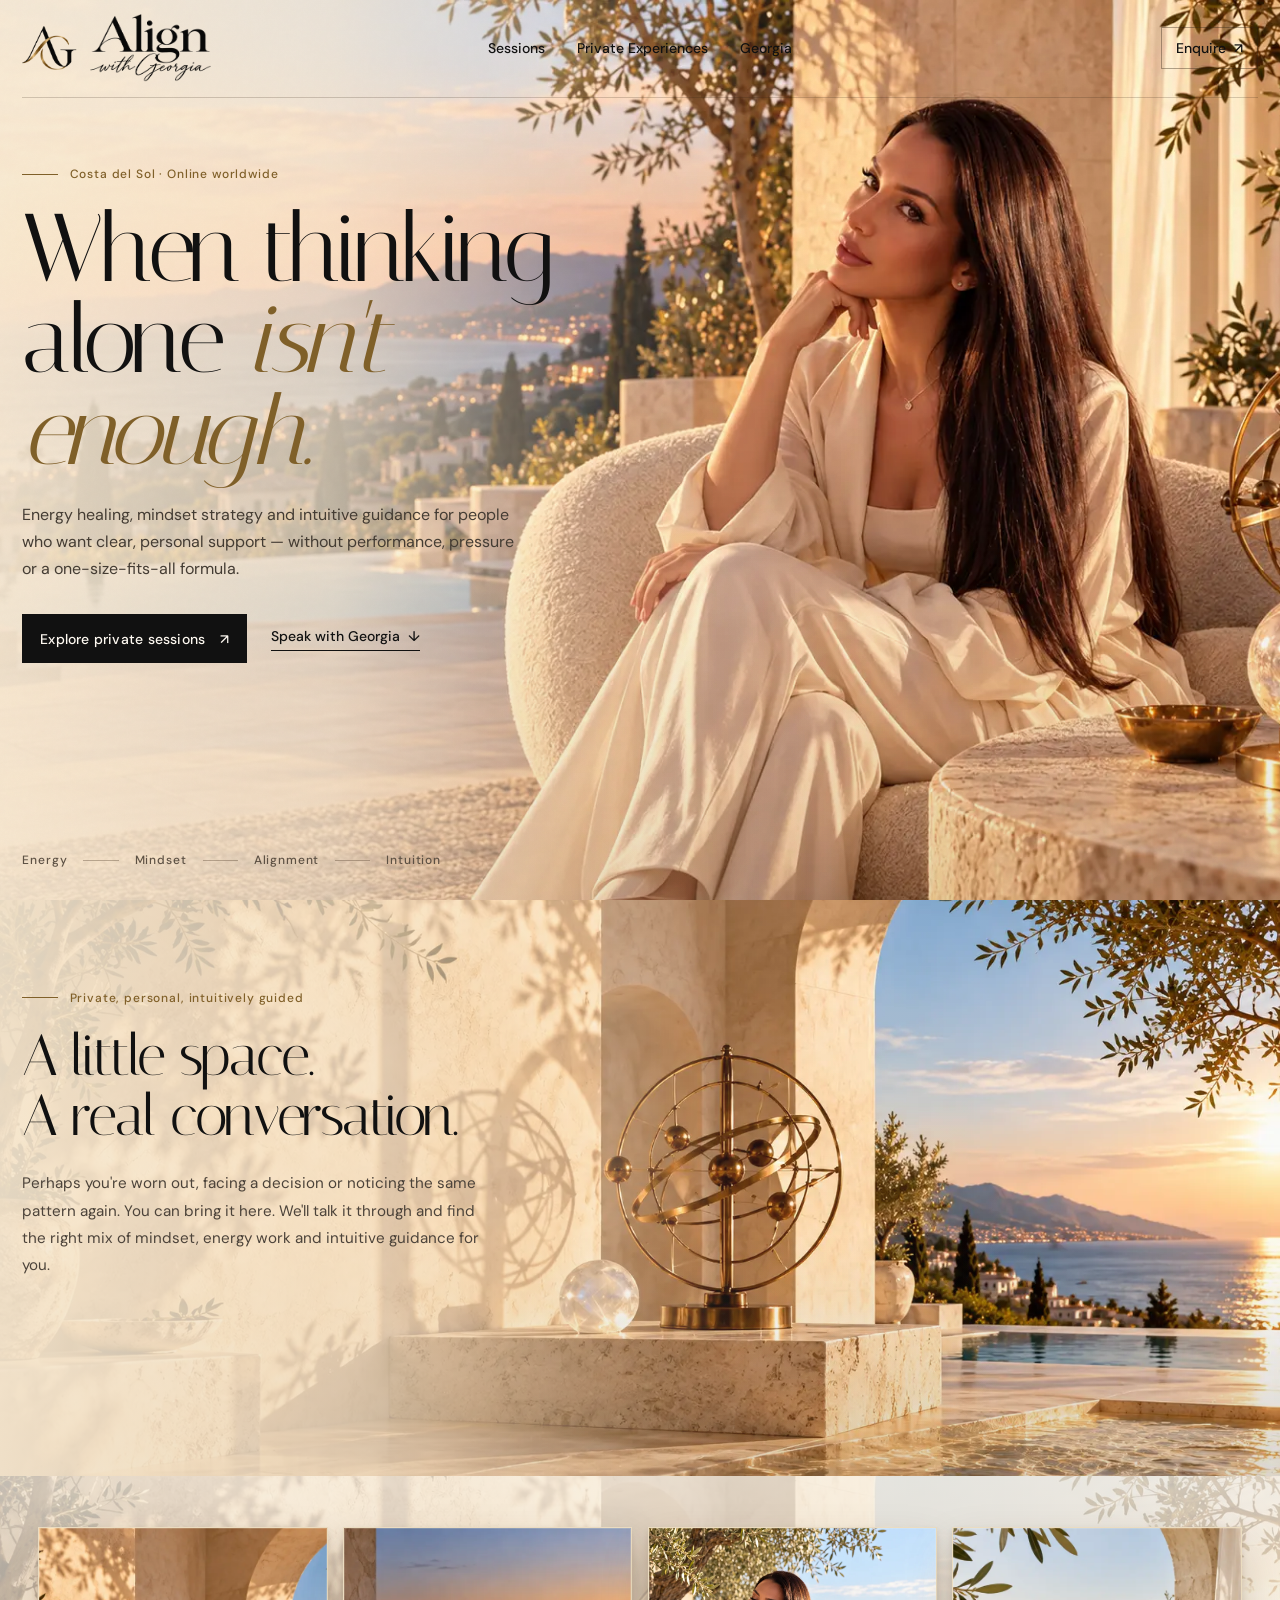
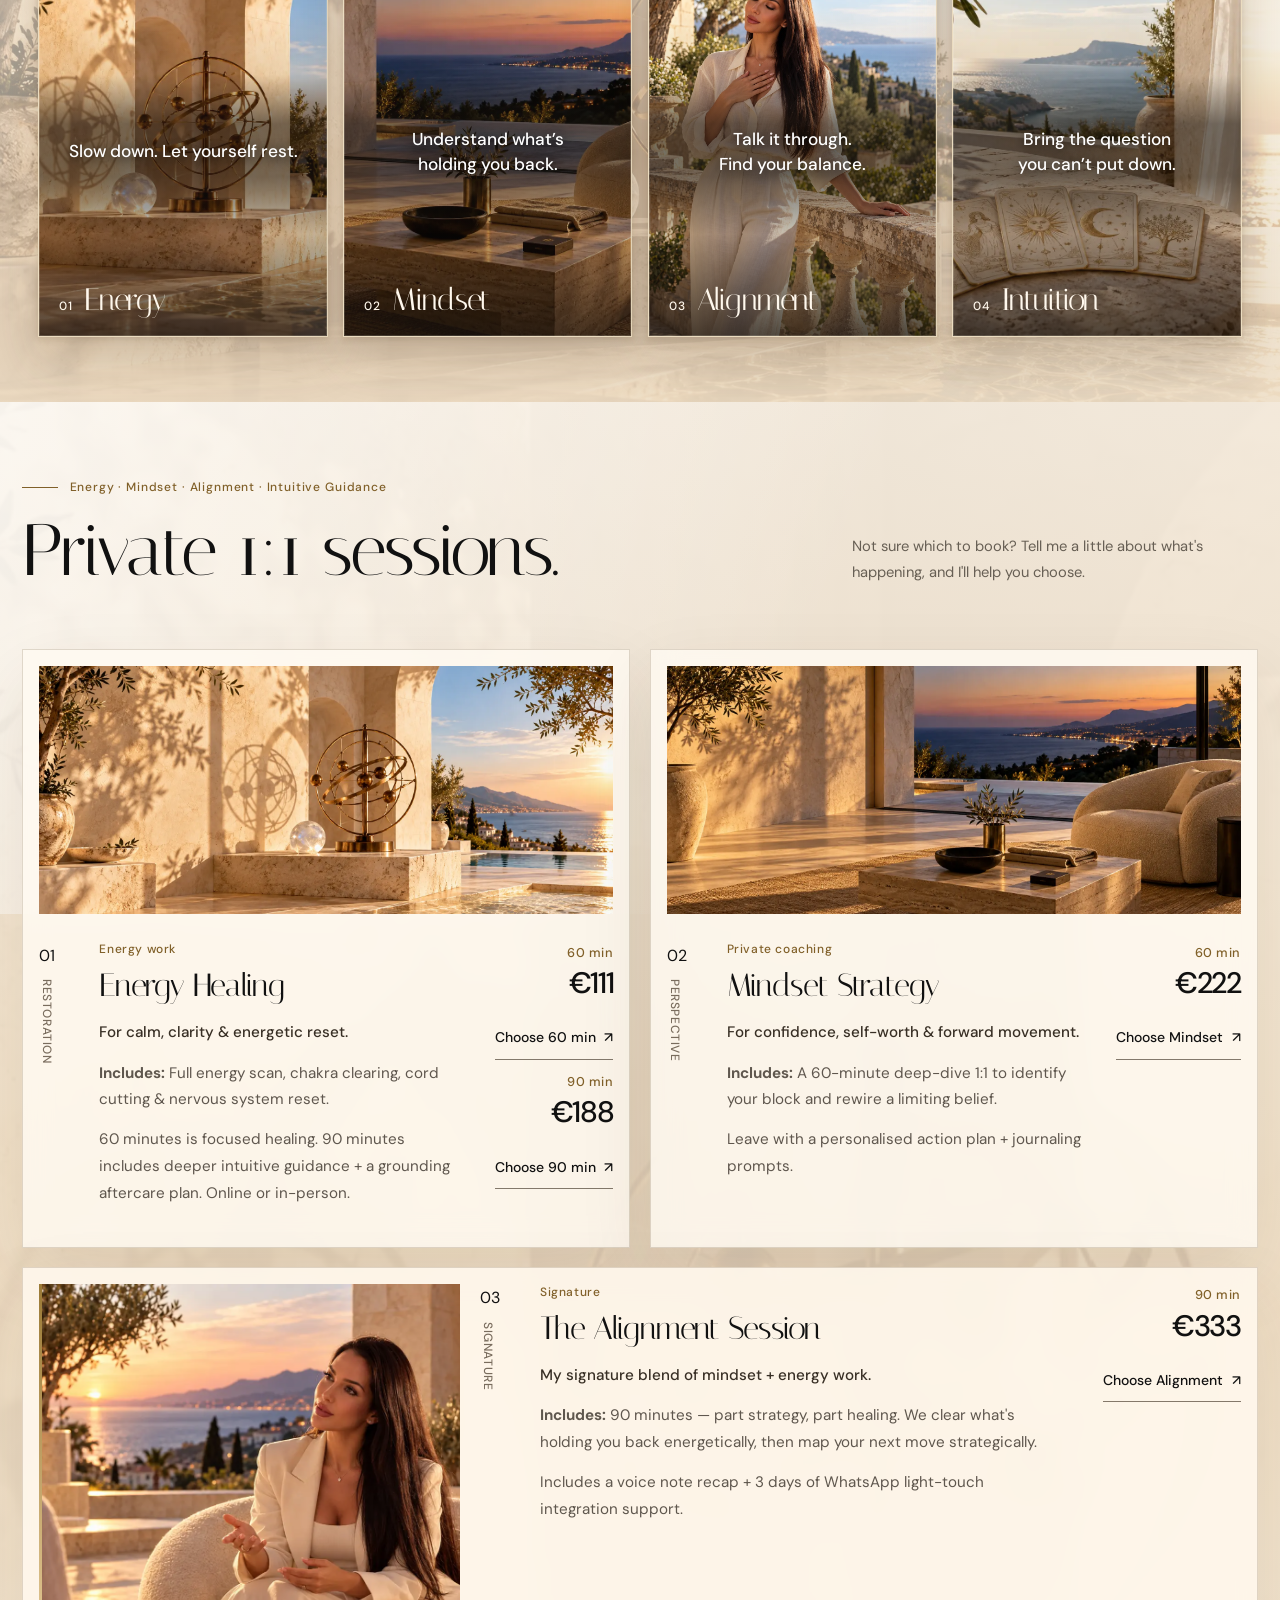
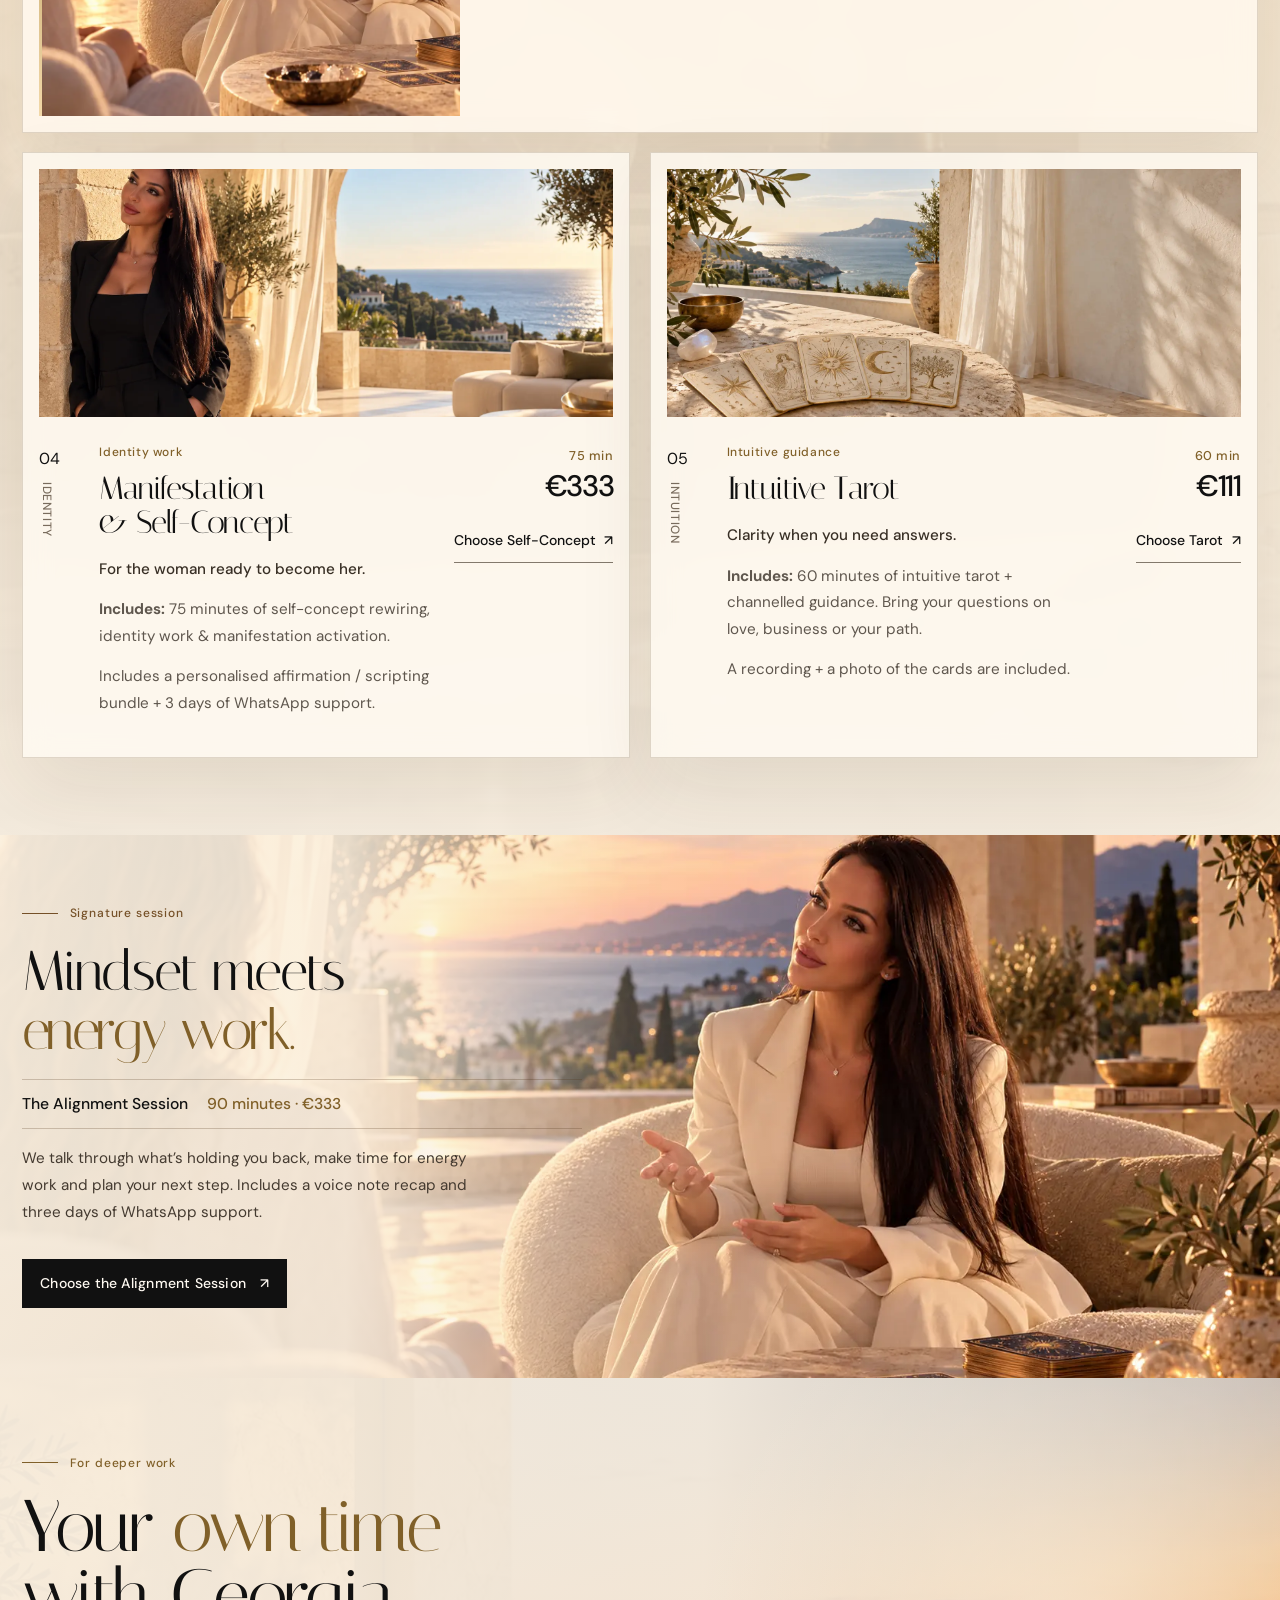
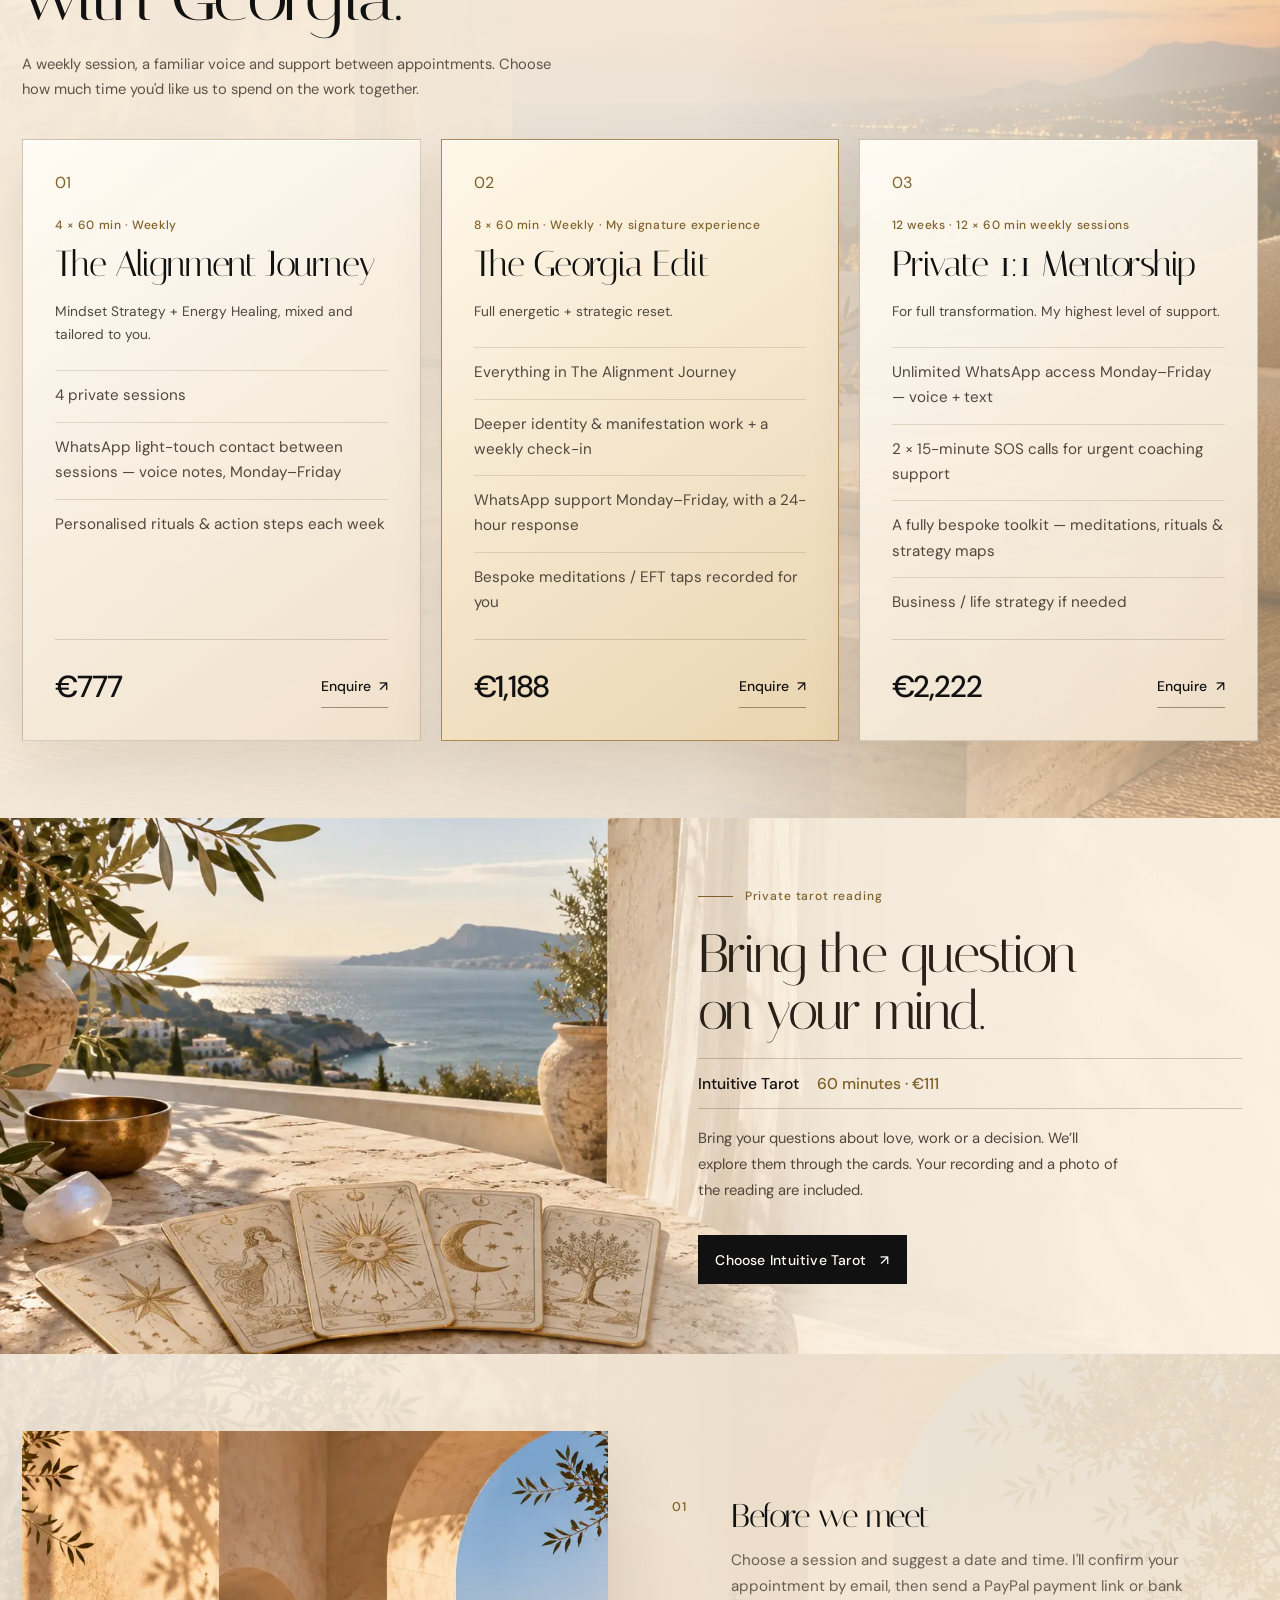
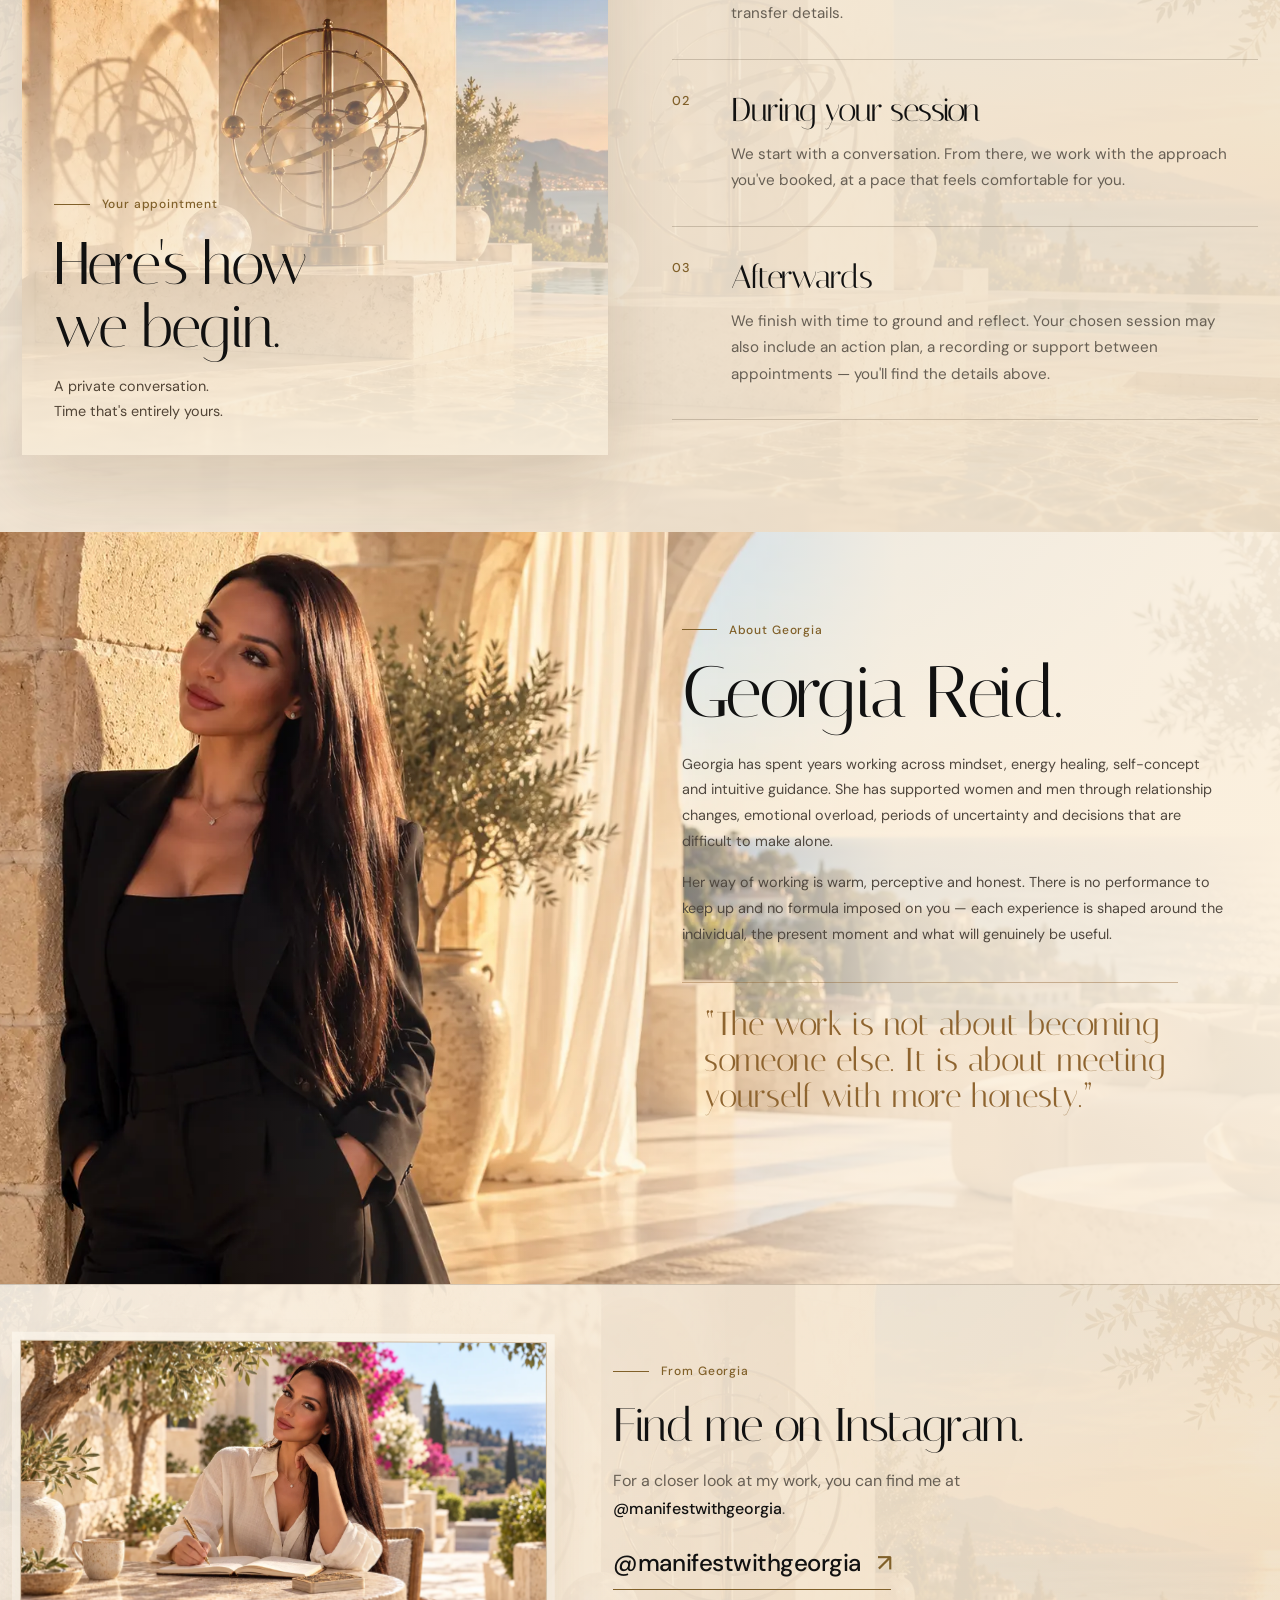
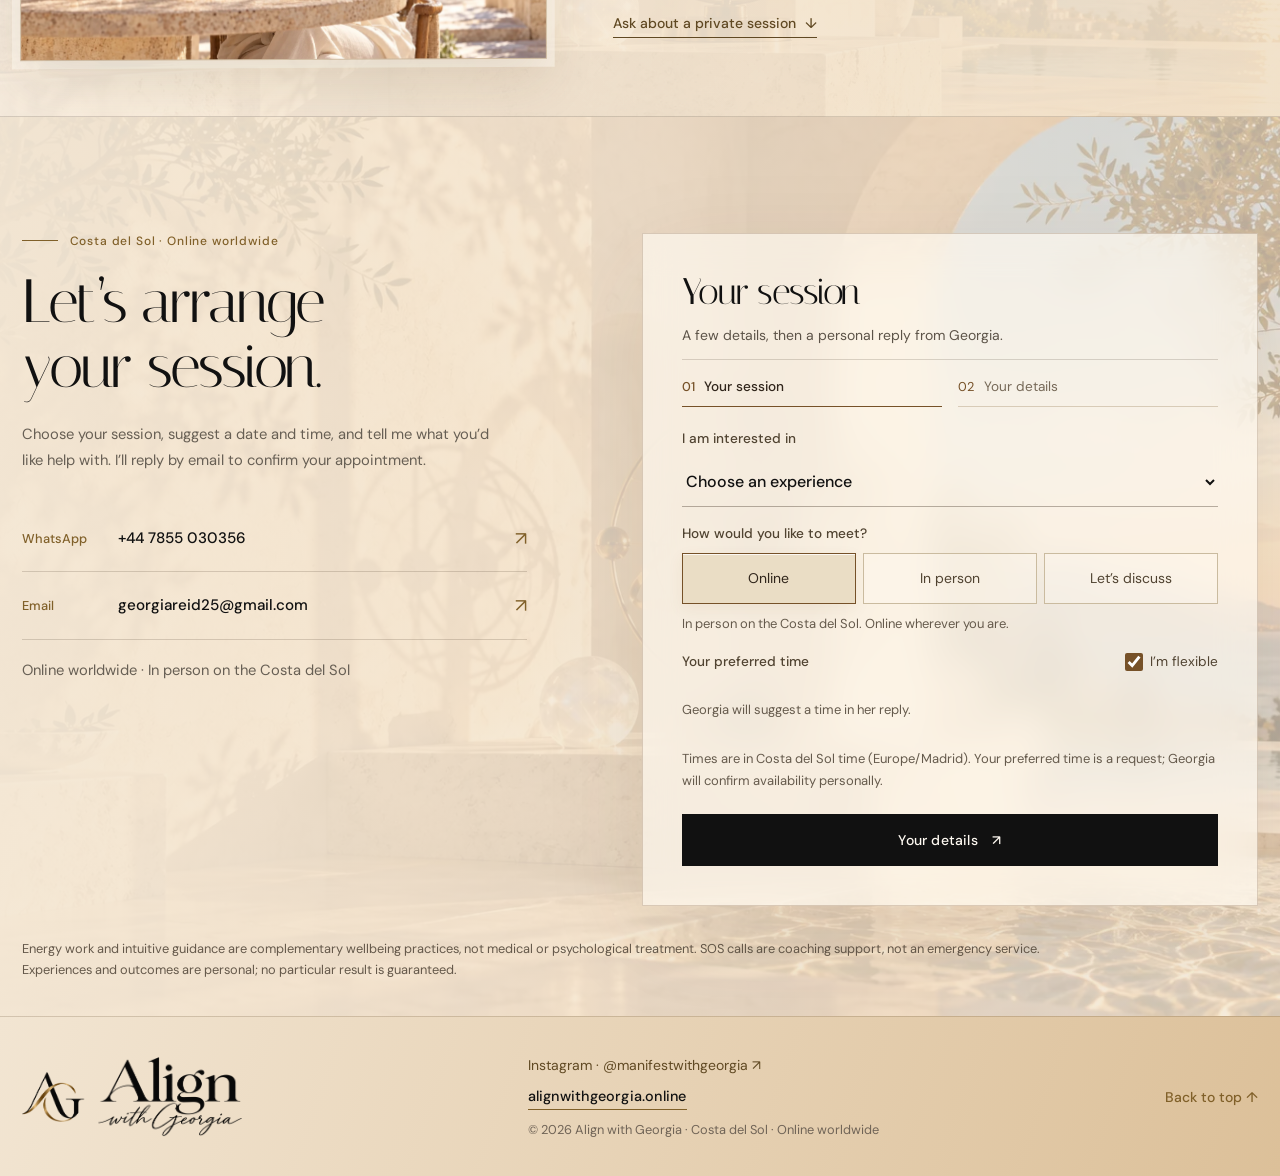
<file: index.html>
<!doctype html>
<html lang="en">
<head>
  <meta charset="UTF-8">
  <meta name="viewport" content="width=device-width, initial-scale=1.0">
  <meta name="description" content="Private energy healing, mindset strategy, alignment and intuitive guidance with Georgia Reid on the Costa del Sol and online.">
  <meta name="theme-color" content="#ead9bd">
  <meta property="og:title" content="Align with Georgia | Energy, Mindset & Alignment">
  <meta property="og:description" content="Private 1:1 experiences for energy, mindset, alignment and intuitive guidance. Costa del Sol and online.">
  <meta property="og:image" content="https://www.alignwithgeorgia.online/assets/vision/georgia-luminous-hero-v5.webp">
  <meta property="og:url" content="https://www.alignwithgeorgia.online/">
  <link rel="canonical" href="https://www.alignwithgeorgia.online/">
  <title>Align with Georgia | Energy, Mindset & Alignment</title>
  <link rel="icon" href="assets/vision/align-favicon-v1.png" type="image/png">
  <link rel="apple-touch-icon" href="assets/vision/align-favicon-v1.png">
  <link rel="preconnect" href="https://fonts.googleapis.com">
  <link rel="preconnect" href="https://fonts.gstatic.com" crossorigin>
  <link href="https://fonts.googleapis.com/css2?family=DM+Sans:wght@400;500;600&family=Italiana&display=swap" rel="stylesheet">
  <link rel="stylesheet" href="styles.css">
  <script type="application/ld+json">{"@context":"https://schema.org","@type":"ProfessionalService","name":"Align with Georgia","url":"https://www.alignwithgeorgia.online/","founder":{"@type":"Person","name":"Georgia Reid"},"logo":"https://www.alignwithgeorgia.online/assets/vision/align-with-georgia-black-gold-v1.png","description":"Private energy healing, mindset strategy, alignment and intuitive guidance on the Costa del Sol and online.","areaServed":["Costa del Sol","Marbella","Estepona","Spain","Online"],"telephone":"+447855030356","email":"georgiareid25@gmail.com","serviceType":["Energy Healing","Mindset Strategy","Alignment Sessions","Manifestation and Self-Concept","Intuitive Tarot","Private Mentorship"]}</script>
</head>
<body>
  <div class="page-grain" aria-hidden="true"></div>
  <header class="site-header" id="site-header">
    <a class="brand-logo" href="#top" aria-label="Align with Georgia — home"><img class="brand-monogram" src="assets/vision/align-ag-monogram-v1.webp" alt="" width="627" height="495"><img class="brand-name" src="assets/vision/align-wordmark-v1.webp" alt="Align with Georgia" width="1205" height="672"></a>
    <nav aria-label="Primary navigation"><a href="#sessions">Sessions</a><a href="#private-experiences">Private Experiences</a><a href="#georgia">Georgia</a></nav>
    <a class="header-cta" href="#request">Enquire <span>↗</span></a>
  </header>
  <main id="top">
    <section class="hero scene" aria-labelledby="hero-title">
      <img class="scene-image" src="assets/vision/georgia-luminous-hero-v5.webp" alt="Georgia Reid in a luminous private Costa del Sol setting" width="1672" height="941" fetchpriority="high">
      <div class="hero-wash" aria-hidden="true"></div>
      <div class="hero-copy reveal">
        <p class="eyebrow"><span></span>Costa del Sol · Online worldwide</p>
        <h1 id="hero-title">When thinking alone <em>isn't enough.</em></h1>
        <p class="lede">Energy healing, mindset strategy and intuitive guidance for people who want clear, personal support — without performance, pressure or a one-size-fits-all formula.</p>
        <div class="hero-actions"><a class="button button-dark" href="#sessions">Explore private sessions <span>↗</span></a><a class="text-link" href="#request">Speak with Georgia <span>↓</span></a></div>
      </div>
      <div class="hero-signature" aria-hidden="true"><span>Energy</span><i></i><span>Mindset</span><i></i><span>Alignment</span><i></i><span>Intuition</span></div>
    </section>

    <section class="threshold scene" aria-labelledby="threshold-title">
      <img class="scene-image" src="assets/vision/celestial-threshold-light-v1.webp" alt="A sunlit celestial sanctuary overlooking the Costa del Sol" width="1672" height="941" loading="lazy">
      <div class="threshold-shade" aria-hidden="true"></div>
      <div class="threshold-copy reveal">
        <p class="eyebrow"><span></span>Private, personal, intuitively guided</p>
        <h2 id="threshold-title">A little space.<br>A real conversation.</h2>
        <p>Perhaps you're worn out, facing a decision or noticing the same pattern again. You can bring it here. We'll talk it through and find the right mix of mindset, energy work and intuitive guidance for you.</p>
      </div>
    </section>

    <section class="focus-gallery" id="focus" aria-label="Georgia's areas of work">
      <img class="focus-backdrop" src="assets/vision/celestial-threshold-light-v1.webp" alt="" width="1672" height="941" loading="lazy" aria-hidden="true">
      <div class="focus-grid">
        <article class="focus-card reveal"><img src="assets/vision/celestial-threshold-light-v1.webp" alt="Sunlit celestial installation for energy work" width="1672" height="941" loading="lazy"><div><span>01</span><h3>Energy</h3></div><p class="focus-caption">Slow down. Let yourself rest.</p></article>
        <article class="focus-card reveal"><img src="assets/vision/costa-del-sol-session-space-v1.webp" alt="Quiet private session space on the Costa del Sol" width="1672" height="941" loading="lazy"><div><span>02</span><h3>Mindset</h3></div><p class="focus-caption">Understand what’s holding you back.</p></article>
        <article class="focus-card reveal"><img src="assets/vision/georgia-alignment-grounding-v1.webp" alt="Georgia taking a quiet moment in a Mediterranean olive garden" width="1024" height="1536" loading="lazy"><div><span>03</span><h3>Alignment</h3></div><p class="focus-caption">Talk it through. Find your balance.</p></article>
        <article class="focus-card reveal"><img src="assets/vision/intuitive-tarot-daylight-v2.webp" alt="Gilded tarot cards on a sunlit Mediterranean terrace" width="1672" height="941" loading="lazy"><div><span>04</span><h3>Intuition</h3></div><p class="focus-caption">Bring the question you can’t put down.</p></article>
      </div>
    </section>

    <section id="sessions" class="sessions-section">
      <img class="sessions-backdrop" src="assets/vision/celestial-threshold-light-v1.webp" alt="" width="1672" height="941" loading="lazy" aria-hidden="true">
      <div class="sessions-wash" aria-hidden="true"></div>
      <header class="section-heading reveal">
        <div><p class="eyebrow"><span></span>Energy · Mindset · Alignment · Intuitive Guidance</p><h2>Private 1:1 sessions.</h2></div>
        <p>Not sure which to book? Tell me a little about what's happening, and I'll help you choose.</p>
      </header>
      <div class="services" aria-label="Private sessions and prices">
        <article class="service reveal" data-session="Energy Healing — 60 minutes — €111">
          <div class="service-art"><img src="assets/vision/celestial-threshold-light-v1.webp" alt="Sunlit celestial energy space" width="1672" height="941" loading="lazy"></div>
          <div class="service-index"><span>01</span><p>Restoration</p></div>
          <div class="service-main"><p class="service-kicker">Energy work</p><h3>Energy Healing</h3><p class="session-lead">For calm, clarity &amp; energetic reset.</p><p><strong>Includes:</strong> Full energy scan, chakra clearing, cord cutting &amp; nervous system reset.</p><p>60 minutes is focused healing. 90 minutes includes deeper intuitive guidance + a grounding aftercare plan. Online or in-person.</p></div>
          <div class="service-price"><p><span>60 min</span>€111</p><button class="select-session" type="button">Choose 60 min <span>↗</span></button><p><span>90 min</span>€188</p><button class="select-session" type="button" data-choice="Energy Healing — 90 minutes — €188">Choose 90 min <span>↗</span></button></div>
        </article>
        <article class="service reveal" data-session="Mindset Strategy — 60 minutes — €222">
          <div class="service-art"><img src="assets/vision/costa-del-sol-session-space-v1.webp" alt="Private Costa del Sol coaching space" width="1672" height="941" loading="lazy"></div>
          <div class="service-index"><span>02</span><p>Perspective</p></div>
          <div class="service-main"><p class="service-kicker">Private coaching</p><h3>Mindset Strategy</h3><p class="session-lead">For confidence, self-worth &amp; forward movement.</p><p><strong>Includes:</strong> A 60-minute deep-dive 1:1 to identify your block and rewire a limiting belief.</p><p>Leave with a personalised action plan + journaling prompts.</p></div>
          <div class="service-price"><p><span>60 min</span>€222</p><button class="select-session" type="button">Choose Mindset <span>↗</span></button></div>
        </article>
        <article class="service service-featured reveal" data-session="The Alignment Session — 90 minutes — €333">
          <div class="service-art"><img src="assets/vision/georgia-alignment-session-v1.webp" alt="Georgia Reid in an alignment session" width="1672" height="941" loading="lazy"></div>
          <div class="service-index"><span>03</span><p>Signature</p></div>
          <div class="service-main"><p class="service-kicker">Signature</p><h3>The Alignment Session</h3><p class="session-lead">My signature blend of mindset + energy work.</p><p><strong>Includes:</strong> 90 minutes — part strategy, part healing. We clear what's holding you back energetically, then map your next move strategically.</p><p>Includes a voice note recap + 3 days of WhatsApp light-touch integration support.</p></div>
          <div class="service-price"><p><span>90 min</span>€333</p><button class="select-session" type="button">Choose Alignment <span>↗</span></button></div>
        </article>
        <article class="service reveal" data-session="Manifestation & Self-Concept — 75 minutes — €333">
          <div class="service-art"><img src="assets/vision/georgia-about-fullbleed-v2.webp" alt="Georgia Reid at a Mediterranean villa" width="1672" height="941" loading="lazy"></div>
          <div class="service-index"><span>04</span><p>Identity</p></div>
          <div class="service-main"><p class="service-kicker">Identity work</p><h3>Manifestation &amp; Self-Concept</h3><p class="session-lead">For the woman ready to become her.</p><p><strong>Includes:</strong> 75 minutes of self-concept rewiring, identity work &amp; manifestation activation.</p><p>Includes a personalised affirmation / scripting bundle + 3 days of WhatsApp support.</p></div>
          <div class="service-price"><p><span>75 min</span>€333</p><button class="select-session" type="button">Choose Self-Concept <span>↗</span></button></div>
        </article>
        <article class="service reveal" data-session="Intuitive Tarot — 60 minutes — €111">
          <div class="service-art"><img src="assets/vision/intuitive-tarot-daylight-v2.webp" alt="Gilded tarot cards on a sunlit Costa del Sol terrace" width="1672" height="941" loading="lazy"></div>
          <div class="service-index"><span>05</span><p>Intuition</p></div>
          <div class="service-main"><p class="service-kicker">Intuitive guidance</p><h3>Intuitive Tarot</h3><p class="session-lead">Clarity when you need answers.</p><p><strong>Includes:</strong> 60 minutes of intuitive tarot + channelled guidance. Bring your questions on love, business or your path.</p><p>A recording + a photo of the cards are included.</p></div>
          <div class="service-price"><p><span>60 min</span>€111</p><button class="select-session" type="button">Choose Tarot <span>↗</span></button></div>
        </article>
      </div>
    </section>

    <section class="alignment-scene scene" aria-labelledby="alignment-title">
      <img class="scene-image" src="assets/vision/georgia-alignment-session-v1.webp" alt="Georgia Reid in a private alignment session on the Costa del Sol" width="1672" height="941" loading="lazy">
      <div class="alignment-shade" aria-hidden="true"></div>
      <div class="alignment-copy reveal"><p class="eyebrow"><span></span>Signature session</p><h2 id="alignment-title">Mindset meets<br><span class="gold-text">energy work.</span></h2><p class="session-meta"><strong>The Alignment Session</strong><span>90 minutes · €333</span></p><p>We talk through what’s holding you back, make time for energy work and plan your next step. Includes a voice note recap and three days of WhatsApp support.</p><a class="button button-dark" href="#request" data-preset="The Alignment Session — 90 minutes — €333">Choose the Alignment Session <span aria-hidden="true">↗</span></a></div>
    </section>

    <section id="private-experiences" class="private-experiences">
      <img class="private-backdrop" src="assets/vision/costa-del-sol-session-space-v1.webp" alt="Private Mediterranean sanctuary overlooking the Costa del Sol" width="1672" height="941" loading="lazy">
      <div class="private-wash" aria-hidden="true"></div>
      <div class="experience-intro reveal"><p class="eyebrow"><span></span>For deeper work</p><h2>Your <span class="gold-text">own time</span><br>with Georgia.</h2><p>A weekly session, a familiar voice and support between appointments. Choose how much time you'd like us to spend on the work together.</p></div>
      <div class="journeys">
        <article class="journey reveal" data-session="The Alignment Journey — 4 sessions — €777"><span class="journey-number">01</span><div><p>4 × 60 min · Weekly</p><h3>The Alignment Journey</h3><p>Mindset Strategy + Energy Healing, mixed and tailored to you.</p><ul class="journey-inclusions"><li>4 private sessions</li><li>WhatsApp light-touch contact between sessions — voice notes, Monday–Friday</li><li>Personalised rituals &amp; action steps each week</li></ul></div><div class="journey-action"><strong>€777</strong><button class="select-session" type="button">Enquire <span>↗</span></button></div></article>
        <article class="journey journey-signature reveal" data-session="The Georgia Edit — 8 sessions — €1,188"><span class="journey-number">02</span><div><p>8 × 60 min · Weekly · My signature experience</p><h3>The Georgia Edit</h3><p>Full energetic + strategic reset.</p><ul class="journey-inclusions"><li>Everything in The Alignment Journey</li><li>Deeper identity &amp; manifestation work + a weekly check-in</li><li>WhatsApp support Monday–Friday, with a 24-hour response</li><li>Bespoke meditations / EFT taps recorded for you</li></ul></div><div class="journey-action"><strong>€1,188</strong><button class="select-session" type="button">Enquire <span>↗</span></button></div></article>
        <article class="journey reveal" data-session="Private 1:1 Mentorship — 12 weeks — €2,222"><span class="journey-number">03</span><div><p>12 weeks · 12 × 60 min weekly sessions</p><h3>Private 1:1 Mentorship</h3><p>For full transformation. My highest level of support.</p><ul class="journey-inclusions"><li>Unlimited WhatsApp access Monday–Friday — voice + text</li><li>2 × 15-minute SOS calls for urgent coaching support</li><li>A fully bespoke toolkit — meditations, rituals &amp; strategy maps</li><li>Business / life strategy if needed</li></ul></div><div class="journey-action"><strong>€2,222</strong><button class="select-session" type="button">Enquire <span>↗</span></button></div></article>
      </div>
    </section>

    <section class="tarot-scene scene" aria-labelledby="tarot-title">
      <img class="scene-image" src="assets/vision/intuitive-tarot-daylight-v2.webp" alt="Gilded tarot cards and moonstone on a sunlit Mediterranean terrace" width="1672" height="941" loading="lazy">
      <div class="tarot-shade" aria-hidden="true"></div>
      <div class="tarot-copy reveal"><p class="eyebrow"><span></span>Private tarot reading</p><h2 id="tarot-title">Bring the question<br>on your mind.</h2><p class="session-meta"><strong>Intuitive Tarot</strong><span>60 minutes · €111</span></p><p>Bring your questions about love, work or a decision. We’ll explore them through the cards. Your recording and a photo of the reading are included.</p><a class="button button-dark" href="#request" data-preset="Intuitive Tarot — 60 minutes — €111">Choose Intuitive Tarot <span aria-hidden="true">↗</span></a></div>
    </section>

    <section id="experience" class="experience-section">
      <div class="experience-visual"><img src="assets/vision/celestial-threshold-light-v1.webp" alt="Sunlit private space with a brass celestial sculpture and sea views" width="1672" height="941" loading="lazy"><div class="experience-heading reveal"><p class="eyebrow"><span></span>Your appointment</p><h2>Here's how<br>we begin.</h2><p>A private conversation.<br>Time that's entirely yours.</p></div></div>
      <ol class="process"><li class="reveal"><span>01</span><div><h3>Before we meet</h3><p>Choose a session and suggest a date and time. I'll confirm your appointment by email, then send a PayPal payment link or bank transfer details.</p></div></li><li class="reveal"><span>02</span><div><h3>During your session</h3><p>We start with a conversation. From there, we work with the approach you've booked, at a pace that feels comfortable for you.</p></div></li><li class="reveal"><span>03</span><div><h3>Afterwards</h3><p>We finish with time to ground and reflect. Your chosen session may also include an action plan, a recording or support between appointments — you'll find the details above.</p></div></li></ol>
    </section>

    <section id="georgia" class="about-georgia scene">
      <img class="scene-image" src="assets/vision/georgia-about-fullbleed-v2.webp" alt="Georgia Reid at a sunlit Costa del Sol villa" width="1672" height="941" loading="lazy">
      <div class="about-shade" aria-hidden="true"></div>
      <div class="about-copy reveal"><p class="eyebrow"><span></span>About Georgia</p><h2>Georgia Reid.</h2><p>Georgia has spent years working across mindset, energy healing, self-concept and intuitive guidance. She has supported women and men through relationship changes, emotional overload, periods of uncertainty and decisions that are difficult to make alone.</p><p>Her way of working is warm, perceptive and honest. There is no performance to keep up and no formula imposed on you — each experience is shaped around the individual, the present moment and what will genuinely be useful.</p><blockquote>“The work is not about becoming someone else. It is about meeting yourself with more honesty.”</blockquote></div>
    </section>

    <section class="instagram-section" id="instagram" aria-labelledby="instagram-title">
      <a class="instagram-photo" href="https://www.instagram.com/manifestwithgeorgia/" target="_blank" rel="noopener noreferrer" aria-label="Visit Georgia on Instagram (opens in a new tab)"><img src="assets/vision/georgia-instagram-courtyard-v1.webp" alt="Georgia journalling beside a tarot deck in a sunlit Mediterranean courtyard" width="1536" height="1024" loading="lazy"></a>
      <div class="instagram-copy"><p class="eyebrow"><span></span>From Georgia</p><h2 id="instagram-title">Find me on Instagram.</h2><p>For a closer look at my work, you can find me at <strong>@manifestwithgeorgia</strong>.</p><a class="instagram-profile" href="https://www.instagram.com/manifestwithgeorgia/" target="_blank" rel="noopener noreferrer">@manifestwithgeorgia <span aria-hidden="true">↗</span></a><a class="text-link" href="#request">Ask about a private session <span aria-hidden="true">↓</span></a></div>
    </section>

    <section id="request" class="request-section">
      <div class="request-backdrop" aria-hidden="true"></div>
      <div class="request-intro reveal"><p class="eyebrow"><span></span>Costa del Sol · Online worldwide</p><h2>Let’s arrange your session.</h2><p>Choose your session, suggest a date and time, and tell me what you’d like help with. I’ll reply by email to confirm your appointment.</p><div class="direct-contact"><a href="https://wa.me/447855030356?text=Hello%20Georgia%2C%20I%27d%20like%20to%20ask%20about%20a%20private%20session." target="_blank" rel="noopener noreferrer"><span>WhatsApp</span><strong>+44 7855 030356</strong><i aria-hidden="true">↗</i></a><a href="mailto:georgiareid25@gmail.com"><span>Email</span><strong>georgiareid25@gmail.com</strong><i aria-hidden="true">↗</i></a></div><p class="contact-note">Online worldwide · In person on the Costa del Sol</p></div>
      <form class="request-form reveal" id="contact-form" novalidate>
        <div class="enquiry-trap" aria-hidden="true"><label>Leave this field empty<input name="website" id="website" tabindex="-1" autocomplete="off"></label></div>
        <div class="form-heading"><h3 id="enquiry-title">Your session</h3><p>A few details, then a personal reply from Georgia.</p></div>
        <ol class="enquiry-progress" aria-label="Your enquiry, two steps"><li id="progress-session" aria-current="step"><span>01</span> Your session</li><li id="progress-details"><span>02</span> Your details</li></ol>
        <fieldset id="session-step" class="enquiry-step"><legend class="sr-only">Choose your session and preferred time</legend>
        <label><span>I am interested in</span><select id="service" name="service" required><option value="">Choose an experience</option><option>Energy Healing — 60 minutes — €111</option><option>Energy Healing — 90 minutes — €188</option><option>Mindset Strategy — 60 minutes — €222</option><option>The Alignment Session — 90 minutes — €333</option><option>Manifestation &amp; Self-Concept — 75 minutes — €333</option><option>Intuitive Tarot — 60 minutes — €111</option><option>The Alignment Journey — 4 sessions — €777</option><option>The Georgia Edit — 8 sessions — €1,188</option><option>Private 1:1 Mentorship — 12 weeks — €2,222</option><option>I’m not sure yet</option></select></label>
          <fieldset class="format-options"><legend>How would you like to meet?</legend><div class="format-choices"><label><input type="radio" name="format" value="Online" checked><span>Online</span></label><label><input type="radio" name="format" value="In person"><span>In person</span></label><label><input type="radio" name="format" value="Let’s discuss"><span>Let’s discuss</span></label></div><p class="preference-note">In person on the Costa del Sol. Online wherever you are.</p></fieldset>
          <div class="timing-heading"><span>Your preferred time</span><label class="flexible-choice"><input id="flexible" type="checkbox" checked><span>I’m flexible</span></label></div>
          <div id="preferred-fields" class="preferred-fields" hidden><label><span>Preferred date</span><input id="preferredDate" name="preferredDate" type="date" disabled></label><label><span>Time <small>(optional)</small></span><select id="preferredTime" name="preferredTime" disabled><option value="">Any time</option><option value="00:00">00:00</option><option value="00:15">00:15</option><option value="00:30">00:30</option><option value="00:45">00:45</option><option value="01:00">01:00</option><option value="01:15">01:15</option><option value="01:30">01:30</option><option value="01:45">01:45</option><option value="02:00">02:00</option><option value="02:15">02:15</option><option value="02:30">02:30</option><option value="02:45">02:45</option><option value="03:00">03:00</option><option value="03:15">03:15</option><option value="03:30">03:30</option><option value="03:45">03:45</option><option value="04:00">04:00</option><option value="04:15">04:15</option><option value="04:30">04:30</option><option value="04:45">04:45</option><option value="05:00">05:00</option><option value="05:15">05:15</option><option value="05:30">05:30</option><option value="05:45">05:45</option><option value="06:00">06:00</option><option value="06:15">06:15</option><option value="06:30">06:30</option><option value="06:45">06:45</option><option value="07:00">07:00</option><option value="07:15">07:15</option><option value="07:30">07:30</option><option value="07:45">07:45</option><option value="08:00">08:00</option><option value="08:15">08:15</option><option value="08:30">08:30</option><option value="08:45">08:45</option><option value="09:00">09:00</option><option value="09:15">09:15</option><option value="09:30">09:30</option><option value="09:45">09:45</option><option value="10:00">10:00</option><option value="10:15">10:15</option><option value="10:30">10:30</option><option value="10:45">10:45</option><option value="11:00">11:00</option><option value="11:15">11:15</option><option value="11:30">11:30</option><option value="11:45">11:45</option><option value="12:00">12:00</option><option value="12:15">12:15</option><option value="12:30">12:30</option><option value="12:45">12:45</option><option value="13:00">13:00</option><option value="13:15">13:15</option><option value="13:30">13:30</option><option value="13:45">13:45</option><option value="14:00">14:00</option><option value="14:15">14:15</option><option value="14:30">14:30</option><option value="14:45">14:45</option><option value="15:00">15:00</option><option value="15:15">15:15</option><option value="15:30">15:30</option><option value="15:45">15:45</option><option value="16:00">16:00</option><option value="16:15">16:15</option><option value="16:30">16:30</option><option value="16:45">16:45</option><option value="17:00">17:00</option><option value="17:15">17:15</option><option value="17:30">17:30</option><option value="17:45">17:45</option><option value="18:00">18:00</option><option value="18:15">18:15</option><option value="18:30">18:30</option><option value="18:45">18:45</option><option value="19:00">19:00</option><option value="19:15">19:15</option><option value="19:30">19:30</option><option value="19:45">19:45</option><option value="20:00">20:00</option><option value="20:15">20:15</option><option value="20:30">20:30</option><option value="20:45">20:45</option><option value="21:00">21:00</option><option value="21:15">21:15</option><option value="21:30">21:30</option><option value="21:45">21:45</option><option value="22:00">22:00</option><option value="22:15">22:15</option><option value="22:30">22:30</option><option value="22:45">22:45</option><option value="23:00">23:00</option><option value="23:15">23:15</option><option value="23:30">23:30</option><option value="23:45">23:45</option></select></label></div>
          <p class="preference-note" id="timing-note">Georgia will suggest a time in her reply.</p>
          <p class="preference-note">Times are in Costa del Sol time (Europe/Madrid). Your preferred time is a request; Georgia will confirm availability personally.</p>
          <button class="button button-dark" id="continue-enquiry" type="button">Your details <span aria-hidden="true">↗</span></button>
        </fieldset>
        <fieldset id="details-step" class="enquiry-step" hidden disabled><legend class="sr-only">Your contact details</legend>
          <div class="enquiry-summary"><span>Your request</span><p id="enquiry-summary-text"></p><button id="edit-enquiry" type="button">Edit session &amp; time</button></div>
          <label><span>Your name</span><input id="name" name="name" autocomplete="name" maxlength="120" required></label>
          <label><span>Email address</span><input id="email" name="email" type="email" autocomplete="email" maxlength="254" required></label>
          <label><span>What would you like help with?</span><textarea id="message" name="message" rows="3" maxlength="3000" required></textarea></label>
          <p class="form-delivery-note">Georgia will confirm your appointment by email. She’ll then send a PayPal payment link or bank transfer details.</p>
          <button class="button button-dark" type="submit">Send enquiry <span aria-hidden="true">↗</span></button>
        </fieldset>
        <p id="selected-session" class="selected-session">No experience selected yet</p>
        <p id="form-status" class="form-status" aria-live="polite" aria-atomic="true" tabindex="-1"></p>
        <noscript>Please use the email or WhatsApp link to contact Georgia.</noscript>
      </form>
      <p class="wellbeing-note">Energy work and intuitive guidance are complementary wellbeing practices, not medical or psychological treatment. SOS calls are coaching support, not an emergency service. Experiences and outcomes are personal; no particular result is guaranteed.</p>
    </section>
  </main>
  <footer class="site-footer"><a class="brand-logo" href="#top" aria-label="Align with Georgia — home"><img class="brand-monogram" src="assets/vision/align-ag-monogram-v1.webp" alt="" width="627" height="495" loading="lazy"><img class="brand-name" src="assets/vision/align-wordmark-v1.webp" alt="Align with Georgia" width="1205" height="672" loading="lazy"></a><div class="footer-details"><a class="footer-instagram" href="https://www.instagram.com/manifestwithgeorgia/" target="_blank" rel="noopener noreferrer">Instagram · @manifestwithgeorgia ↗</a><a class="footer-domain" href="https://www.alignwithgeorgia.online/">alignwithgeorgia.online</a><p>© <span id="year"></span> Align with Georgia · Costa del Sol · Online worldwide</p></div><a href="#top">Back to top ↑</a></footer>
  <script src="script.js"></script>
  <script src="enquiry-form.js"></script>
</body>
</html>
</file>
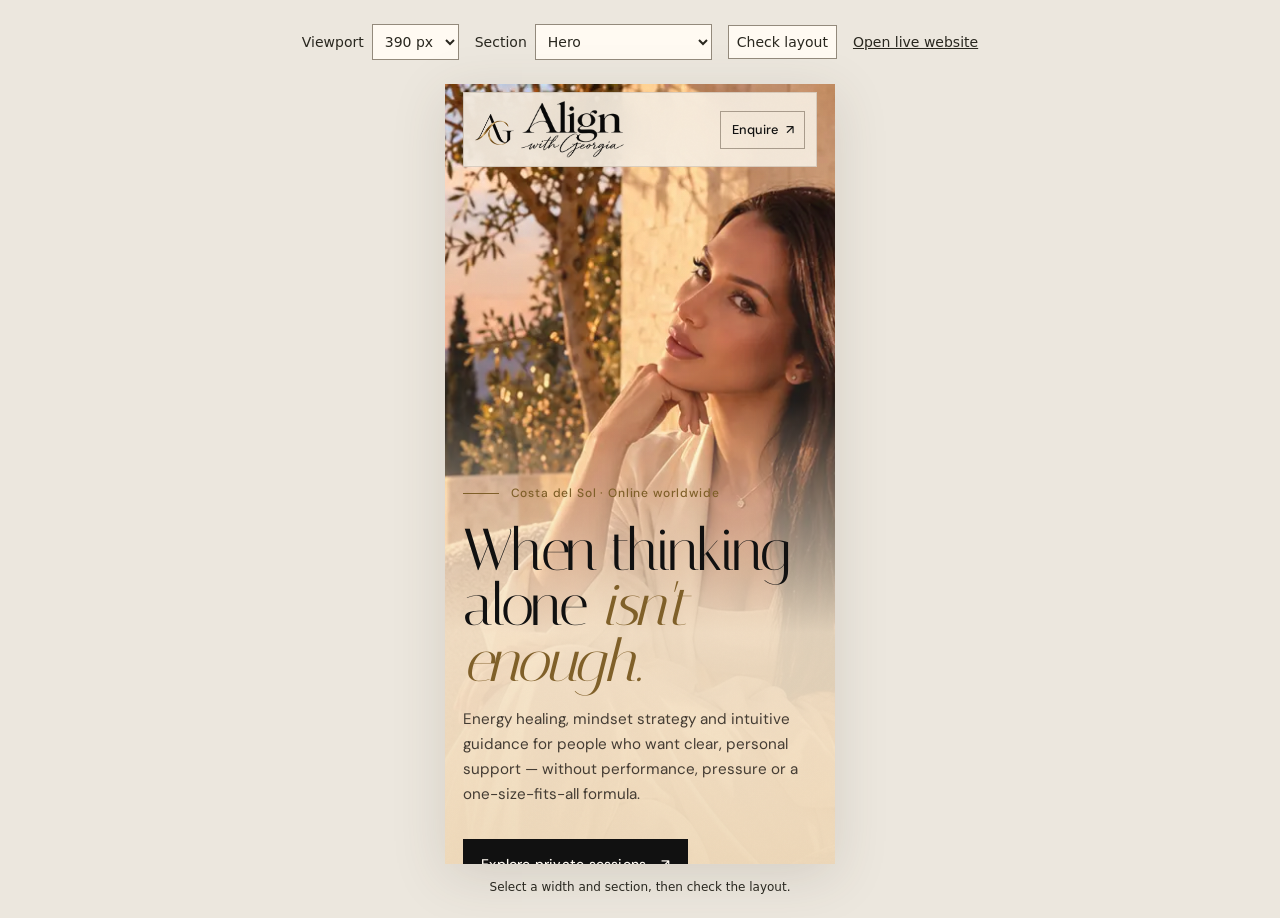
<file: responsive-check.html>
<!doctype html>
<html lang="en">
<head>
  <meta charset="utf-8">
  <meta name="viewport" content="width=device-width,initial-scale=1">
  <meta name="robots" content="noindex,nofollow">
  <title>Georgia — responsive layout review</title>
  <style>
    *{box-sizing:border-box}body{margin:0;padding:1.5rem;background:#ece7de;color:#29271f;font:14px system-ui,sans-serif}header{display:flex;flex-wrap:wrap;align-items:center;justify-content:center;gap:1rem;margin:0 auto 1.5rem}label{display:flex;gap:.5rem;align-items:center}select,button{font:inherit;padding:.5rem;border:1px solid #938a7c;background:#fffaf2;color:inherit}main{display:grid;justify-content:center;gap:1rem}iframe{display:block;width:390px;height:780px;border:0;background:#f7f1e7;box-shadow:0 12px 50px #4d412e25}output{display:block;text-align:center;max-width:780px;font-size:12px}a{color:inherit}
  </style>
</head>
<body>
  <header>
    <label>Viewport <select id="width"><option value="360">360 px</option><option value="390" selected>390 px</option><option value="430">430 px</option><option value="768">768 px</option></select></label>
    <label>Section <select id="section"><option value="#top">Hero</option><option value="#threshold-title">Introduction</option><option value="#focus">Four areas</option><option value="#sessions">Sessions</option><option value="#alignment-title">Signature session</option><option value="#private-experiences">Private experiences</option><option value="#tarot-title">Tarot</option><option value="#experience">Appointment</option><option value="#georgia">Georgia</option><option value="#instagram">Instagram</option><option value="#request">Enquiry</option></select></label>
    <button id="inspect" type="button">Check layout</button>
    <a href="/">Open live website</a>
  </header>
  <main><iframe id="preview" src="/index.html" title="Georgia responsive website"></iframe><output id="result">Select a width and section, then check the layout.</output></main>
  <script>
    const preview = document.querySelector('#preview');
    const width = document.querySelector('#width');
    const section = document.querySelector('#section');
    const result = document.querySelector('#result');
    width.addEventListener('change', () => { preview.style.width = `${width.value}px`; result.textContent = 'Viewport updated. Check layout when ready.'; });
    section.addEventListener('change', () => { preview.src = `/index.html${section.value}`; result.textContent = 'Section loading.'; });
    document.querySelector('#inspect').addEventListener('click', () => {
      const doc = preview.contentDocument;
      const frameWidth = doc.documentElement.clientWidth;
      const overflow = Math.max(doc.documentElement.scrollWidth, doc.body.scrollWidth) > frameWidth;
      const failed = [...doc.images].filter(i => i.complete && i.naturalWidth === 0).length;
      const floating = doc.querySelectorAll('.depth-sculpture,.material-orbit,.celestial-seal').length;
      result.textContent = `${preview.contentWindow.innerWidth}px CSS viewport (${frameWidth}px content) · Horizontal overflow: ${overflow ? 'YES' : 'none'} · Failed images: ${failed} · Floating orbit decorations: ${floating}`;
    });
  </script>
</body>
</html>
</file>
<file: styles.css>
:root{
  --ink:#111111;
  --muted:#675f54;
  --ivory:#f7f1e7;
  --paper:#efe3d1;
  --sand:#dcc39f;
  --bronze:#806029;
  --gold:#9b7a36;
  --olive:#59604a;
  --indigo:#17263b;
  --line:rgba(61,47,31,.18);
  --ease:cubic-bezier(.2,.8,.2,1);
  --pad:max(1.4rem,calc((100vw - 1240px)/2));
}
*{box-sizing:border-box}
html{scroll-behavior:smooth;background:var(--ivory)}
body{margin:0;overflow-x:hidden;background:var(--ivory);color:var(--ink);font-family:"DM Sans",Arial,sans-serif;-webkit-font-smoothing:antialiased}
a{color:inherit;text-decoration:none}
button,input,textarea,select{font:inherit}
button{cursor:pointer}
img{max-width:100%}
h1,h2,h3,p{margin-top:0}
h1,h2,h3,.wordmark strong,.service-price p,.journey-action strong,blockquote{font-family:"Italiana",Georgia,serif;font-weight:400}
h1,h2,h3{letter-spacing:-.035em;line-height:.95}
em{font-style:italic;color:var(--bronze)}
.page-grain{position:fixed;z-index:50;inset:0;pointer-events:none;opacity:.07;background-image:url("data:image/svg+xml,%3Csvg viewBox='0 0 180 180' xmlns='http://www.w3.org/2000/svg'%3E%3Cfilter id='n'%3E%3CfeTurbulence type='fractalNoise' baseFrequency='.82' numOctaves='3' stitchTiles='stitch'/%3E%3C/filter%3E%3Crect width='100%25' height='100%25' filter='url(%23n)' opacity='.28'/%3E%3C/svg%3E");mix-blend-mode:multiply}
.scene{position:relative;isolation:isolate;overflow:hidden}
.scene-image{position:absolute;z-index:-2;inset:0;width:100%;height:100%;object-fit:cover}
.eyebrow{display:flex;align-items:center;gap:.75rem;margin:0 0 1.3rem;color:var(--bronze);font-size:.75rem;font-weight:500;letter-spacing:.07em;text-transform:none}
.eyebrow>span{display:block;width:2.2rem;height:1px;background:currentColor}
.button{display:inline-flex;align-items:center;justify-content:center;gap:.9rem;min-height:3.05rem;padding:.8rem 1.05rem;border:1px solid transparent;font-size:.875rem;font-weight:500;letter-spacing:.015em;text-transform:none;transition:transform .25s var(--ease),box-shadow .25s var(--ease),background .25s ease}
.button:hover{transform:translateY(-2px);box-shadow:0 1rem 2rem rgba(43,31,18,.15)}
.button-dark{background:var(--ink);color:#fffaf2}
.button-light{background:#f3e4c9;color:var(--ink)}
.text-link{display:inline-flex;align-items:center;gap:.55rem;padding-bottom:.3rem;border-bottom:1px solid currentColor;color:var(--ink);font-size:.875rem;font-weight:500}

.site-header{position:absolute;z-index:20;top:0;left:var(--pad);right:var(--pad);display:grid;grid-template-columns:1fr auto 1fr;align-items:center;min-height:6.1rem;border-bottom:1px solid rgba(54,38,22,.2);transition:background .25s ease,backdrop-filter .25s ease}
.site-header.is-scrolled{position:fixed;top:.6rem;padding:0 1rem;min-height:4.6rem;border:1px solid rgba(68,51,29,.15);background:rgba(248,240,228,.86);box-shadow:0 .8rem 2.8rem rgba(62,42,18,.08);backdrop-filter:blur(18px)}
.brand-logo{display:flex;align-items:center;gap:.7rem;width:max-content;max-width:100%;flex-shrink:0}
.brand-logo img{display:block;object-fit:contain;height:auto}
.brand-monogram{width:3.5rem}
.brand-name{width:7.6rem}
.site-footer .brand-monogram{width:4rem}
.site-footer .brand-name{width:9rem}
nav{display:flex;justify-self:center;gap:2rem}
nav a,.header-cta,.site-footer>a:last-child{font-size:.875rem;font-weight:500}
nav a{position:relative}
nav a:after{position:absolute;right:0;bottom:-.5rem;left:0;height:1px;content:"";background:var(--ink);transform:scaleX(0);transform-origin:right;transition:transform .25s var(--ease)}
nav a:hover:after{transform:scaleX(1);transform-origin:left}
.header-cta{justify-self:end;display:flex;gap:.5rem;padding:.7rem .85rem;border:1px solid rgba(48,35,20,.38)}

.hero{min-height:max(48rem,100svh);background:#e8cba6}
.hero .scene-image{object-position:center}
.hero-wash{position:absolute;z-index:-1;inset:0;background:linear-gradient(90deg,rgba(247,233,211,.92) 0%,rgba(247,233,211,.76) 26%,rgba(247,233,211,.22) 47%,transparent 68%),linear-gradient(0deg,rgba(71,45,19,.13),transparent 42%)}
.hero-copy{position:relative;z-index:2;width:min(39rem,calc(100% - 3rem));margin-left:var(--pad);padding:clamp(10.4rem,18vh,13rem) 0 8rem}
.hero h1{max-width:11.2ch;margin-bottom:1.5rem;font-size:clamp(4.5rem,7.5vw,8.1rem)}
.hero .lede{max-width:31rem;margin-bottom:2rem;color:#443c33;font-size:1rem;line-height:1.7}
.hero-actions{display:flex;align-items:center;gap:1.5rem}
.hero-signature{position:absolute;z-index:2;left:var(--pad);bottom:2rem;display:flex;align-items:center;gap:1rem;color:#5d5144;font-size:.75rem;font-weight:500;letter-spacing:.07em;text-transform:none}
.hero-signature i{display:block;width:2.2rem;height:1px;background:rgba(77,59,37,.35)}

.threshold{min-height:36rem}
.threshold .scene-image{object-position:center}
.threshold-shade{position:absolute;z-index:-1;inset:0;background:linear-gradient(90deg,rgba(245,231,208,.93) 0%,rgba(245,231,208,.72) 29%,rgba(245,231,208,.08) 56%,transparent 79%),linear-gradient(0deg,rgba(68,44,18,.18),transparent 42%)}
.threshold-copy{width:min(30rem,calc(100% - 3rem));margin-left:var(--pad);padding:clamp(5rem,7vw,7rem) 0}
.threshold-copy h2{margin-bottom:1.5rem;font-size:clamp(3rem,4.5vw,4.8rem);line-height:1.04}
.threshold-copy>p:last-child{max-width:30rem;color:#4c433a;font-size:.95rem;line-height:1.8}
.focus-gallery{position:relative;isolation:isolate;z-index:3;overflow:hidden;padding:clamp(2.5rem,4vw,4rem) max(1.4rem,3vw) calc(clamp(2.5rem,4vw,4rem) + .9rem);background:#e8d5b8}
.focus-backdrop{position:absolute;z-index:-2;inset:0;width:100%;height:100%;object-fit:cover;object-position:center 78%;filter:saturate(.7)}
.focus-gallery:before{position:absolute;z-index:-1;inset:0;content:"";pointer-events:none;background:linear-gradient(180deg,rgba(249,242,229,.78),rgba(241,228,207,.62) 52%,rgba(238,222,198,.9))}
.focus-grid{position:relative;display:grid;grid-template-columns:repeat(4,minmax(0,1fr));gap:clamp(.7rem,1.2vw,1.35rem);max-width:1480px;margin:auto;perspective:1400px}
.focus-card{position:relative;min-height:clamp(25rem,32vw,32rem);overflow:hidden;background:#cdb894;border:1px solid rgba(255,245,222,.6);box-shadow:0 .2rem .4rem rgba(70,46,20,.12),0 1.5rem 2.8rem rgba(70,46,20,.2);transition:transform .45s var(--ease),box-shadow .45s var(--ease)}
.focus-card:nth-child(2),.focus-card:nth-child(4){transform:translateY(.9rem)}
.focus-card:hover{z-index:2;transform:translateY(-.55rem) rotateX(1.5deg);box-shadow:0 2.5rem 5rem rgba(70,46,20,.2)}
.focus-card:nth-child(2):hover,.focus-card:nth-child(4):hover{transform:translateY(.35rem) rotateX(1.5deg)}
.focus-card img{position:absolute;inset:0;width:100%;height:100%;object-fit:cover;transition:transform .8s var(--ease)}
.focus-card:nth-child(1) img{object-position:56% center}.focus-card:nth-child(2) img{object-position:64% center}.focus-card:nth-child(3) img{object-position:50% 30%}.focus-card:nth-child(4) img{object-position:28% center}
.focus-card:hover img{transform:scale(1.035)}
.focus-card:after{position:absolute;inset:0;content:"";background:linear-gradient(180deg,transparent 20%,rgba(26,20,15,.08) 36%,rgba(26,20,15,.6) 48%,rgba(26,20,15,.6) 61%,rgba(26,20,15,.24) 75%,rgba(26,20,15,.76) 100%);box-shadow:inset 0 0 0 1px rgba(255,247,231,.16)}
.focus-card>div{position:absolute;z-index:2;right:1.25rem;bottom:1.35rem;left:1.25rem;display:flex;align-items:baseline;gap:.7rem;color:#fff8ed}
.focus-card span{font-size:.75rem;font-weight:500;letter-spacing:.07em;text-transform:none}
.focus-card h3{margin:0;font-size:clamp(1.8rem,2.4vw,2.55rem)}
.focus-caption{position:absolute;z-index:2;top:55%;left:1.4rem;right:1.4rem;margin:0;transform:translateY(-50%);color:#fff;text-align:center;font-family:inherit;font-size:clamp(1rem,1.35vw,1.2rem);font-weight:500;line-height:1.45;text-wrap:balance;text-shadow:0 2px 12px rgba(0,0,0,.9)}
.gold-text{color:var(--bronze)}
.session-meta{display:flex;flex-wrap:wrap;align-items:baseline;gap:.4rem 1.15rem;margin:0 0 1rem;padding:.85rem 0;border-top:1px solid rgba(83,58,30,.25);border-bottom:1px solid rgba(83,58,30,.25);font-size:.98rem;color:var(--ink)}
.session-meta strong{font-weight:500}.session-meta span{white-space:nowrap;color:var(--bronze);font-weight:500}

.sessions-section{position:relative;isolation:isolate;padding:clamp(4rem,6vw,6rem) var(--pad);overflow:hidden;background:#e8d5b8}
.sessions-backdrop{position:absolute;z-index:-3;inset:0;width:100%;height:100%;object-fit:cover;object-position:center top;filter:saturate(.75)}
.sessions-wash{position:absolute;z-index:-2;inset:0;background:linear-gradient(180deg,rgba(247,239,226,.94),rgba(238,222,198,.89) 45%,rgba(246,238,225,.96))}
.sessions-section:after{position:absolute;z-index:-1;top:0;right:0;left:0;height:32rem;content:"";background:linear-gradient(110deg,rgba(255,255,255,.55),transparent 62%)}
.section-heading{display:grid;grid-template-columns:1.2fr .65fr;gap:5rem;align-items:end;max-width:1240px;margin:0 auto 4rem}
.section-heading h2,.experience-intro h2,.experience-heading h2,.request-intro h2{max-width:13ch;margin:0;font-size:clamp(3.7rem,5.7vw,6.2rem)}
.section-heading>p{max-width:27rem;margin:0;color:var(--muted);font-size:.92rem;line-height:1.75}
.services{display:grid;grid-template-columns:repeat(2,minmax(0,1fr));gap:1.2rem;max-width:1240px;margin-inline:auto}
.service{position:relative;display:grid;grid-template-columns:2.5rem minmax(0,1fr) 8.5rem;grid-template-areas:"art art art" "index main price";grid-template-rows:15.5rem auto;gap:1.7rem 1.25rem;overflow:hidden;padding:1rem 1rem 1.5rem;border:1px solid rgba(84,57,27,.18);background:rgba(255,250,242,.82);box-shadow:0 1.8rem 4.5rem rgba(69,45,18,.09);backdrop-filter:blur(14px);transition:transform .35s var(--ease),box-shadow .35s var(--ease)}
.service:hover{transform:translateY(-.45rem);box-shadow:0 2.5rem 6rem rgba(69,45,18,.16)}
.service-art{grid-area:art;overflow:hidden}
.service-art img{width:100%;height:100%;object-fit:cover;transition:transform .8s var(--ease)}
.service:nth-child(1) .service-art img{object-position:54% 52%}.service:nth-child(2) .service-art img{object-position:61% 52%}.service:nth-child(4) .service-art img{object-position:20% 42%}.service:nth-child(5) .service-art img{object-position:22% 54%}
.service:hover .service-art img{transform:scale(1.035)}
.service-featured{grid-column:1/-1;grid-template-columns:minmax(20rem,1.05fr) 2.5rem minmax(0,1.3fr) 10rem;grid-template-areas:"art index main price";grid-template-rows:minmax(27rem,auto);padding:1rem;background:rgba(255,248,237,.9)}
.service-featured:before{position:absolute;z-index:3;top:1rem;bottom:1rem;left:1rem;width:3px;content:"";background:linear-gradient(var(--gold),#f2d8a8)}
.service-featured .service-art img{object-position:58% center}
.service-index{grid-area:index;padding-top:.2rem}
.service-main{grid-area:main;padding-bottom:.2rem}
.service-price{grid-area:price;padding-top:.15rem}
.service-index p{margin:.85rem 0 0;color:#796c5d;font-size:.75rem;font-weight:500;letter-spacing:.05em;text-transform:uppercase;writing-mode:vertical-rl}
.service-kicker,.journey>div>p:first-child{margin-bottom:.75rem;color:var(--bronze);font-size:.75rem;font-weight:500;letter-spacing:.05em;text-transform:none}
.service-main h3{max-width:22ch;margin:0 0 1rem;font-size:clamp(2rem,2.5vw,3rem);line-height:1.06;text-wrap:balance}
.service-main>p:not(.service-kicker){max-width:44rem;margin-bottom:.85rem;color:#5f574e;font-size:.95rem;line-height:1.75}
.service-main .signature-note{color:var(--ink)!important;font-weight:600}
.service-main .ideal{margin-top:1.4rem;padding-top:1.2rem;border-top:1px solid rgba(87,61,31,.2);color:#40382f!important}
.service-price{display:flex;align-items:flex-end;flex-direction:column;gap:.85rem;text-align:right}
.service-price p{margin:0;color:var(--ink);font-family:"DM Sans",Arial,sans-serif;font-size:1.85rem;font-weight:500;letter-spacing:-.045em;font-variant-numeric:tabular-nums;white-space:nowrap}
.service-price p span{display:block;margin-bottom:.2rem;color:var(--bronze);font-family:"DM Sans",Arial,sans-serif;font-size:.8rem;font-weight:500;letter-spacing:.04em;text-transform:none}
.select-session{display:inline-flex;align-items:center;gap:.55rem;padding:.5rem 0;border:0;border-bottom:1px solid rgba(50,37,23,.6);background:transparent;color:var(--ink);min-height:2.75rem;font-size:.875rem;font-weight:500;white-space:nowrap}
.select-session span{transition:transform .22s var(--ease)}
.select-session:hover span{transform:translate(3px,-3px)}

.alignment-scene{min-height:32rem}
.alignment-scene .scene-image{object-position:center}
.alignment-shade{position:absolute;z-index:-1;inset:0;background:linear-gradient(90deg,rgba(251,241,225,.94),rgba(251,241,225,.89) 27%,rgba(251,241,225,.24) 49%,transparent 67%)}
.alignment-copy{width:min(35rem,calc(100% - 3rem));margin-left:var(--pad);margin-right:auto;padding:clamp(3.5rem,5.5vw,5rem) 0;color:var(--ink)}
.alignment-copy .eyebrow{color:#755027}
.alignment-copy h2{margin-bottom:1.2rem;font-size:clamp(2.9rem,4.4vw,4.6rem);line-height:1.04}
.alignment-copy>p:not(.eyebrow):not(.session-meta){max-width:28rem;margin-bottom:2rem;color:#443a30;font-size:.95rem;line-height:1.8}

.private-experiences{position:relative;isolation:isolate;padding:clamp(4rem,6vw,6rem) var(--pad);overflow:hidden;background:#dfc39c;color:var(--ink)}
.private-backdrop{position:absolute;z-index:-3;inset:0;width:100%;height:100%;object-fit:cover;object-position:center}
.private-wash{position:absolute;z-index:-2;inset:0;background:linear-gradient(90deg,rgba(247,237,222,.97) 0%,rgba(247,237,222,.93) 55%,rgba(235,210,176,.58) 100%)}
.private-experiences:before{position:absolute;z-index:-1;inset:0;content:"";background:radial-gradient(circle at 83% 25%,rgba(255,250,235,.48),transparent 23rem)}
.experience-intro{max-width:55rem;margin-bottom:2.25rem}
.experience-intro .eyebrow{color:var(--bronze)}
.experience-intro h2{margin-bottom:1.35rem}
.experience-intro>p:last-child{max-width:35rem;color:#5d5348;font-size:.92rem;line-height:1.75}
.journeys{position:relative;z-index:2;display:grid;grid-template-columns:repeat(3,minmax(0,1fr));gap:1.2rem;max-width:1240px;perspective:1400px}
.journey{position:relative;display:flex;flex-direction:column;align-items:stretch;gap:1.5rem;padding:2rem;border:1px solid rgba(83,58,30,.24);background:linear-gradient(145deg,rgba(255,252,245,.96),rgba(239,224,202,.95));box-shadow:inset 0 1px 0 #fff,0 1.5rem 3rem rgba(67,43,18,.1);transition:transform .3s var(--ease),box-shadow .3s var(--ease)}
.journey:hover{transform:translateY(-4px);box-shadow:inset 0 1px 0 #fff,0 2rem 4rem rgba(67,43,18,.16)}
.journey-signature{border-color:#ad8653;background:linear-gradient(145deg,#fff8e9,#e9d4af)}
.journey-number{color:var(--bronze)}
.journey h3{margin:0 0 1rem;font-size:clamp(2.2rem,2.8vw,3rem);line-height:1.07;text-wrap:balance}
.journey>div>p:first-child{color:var(--bronze)}
.journey>div>p:last-child{max-width:41rem;margin:0;color:#5e554b;font-size:.95rem;line-height:1.7}
.journey-action{display:flex;align-items:center;justify-content:space-between;gap:1rem;margin-top:auto;padding-top:1.5rem;border-top:1px solid var(--line)}
.journey-action strong{font-family:"DM Sans",Arial,sans-serif;font-size:1.9rem;font-weight:500;letter-spacing:-.04em;white-space:nowrap}
.journey-inclusions{display:grid;gap:.85rem;margin:1.5rem 0 0;padding:0;list-style:none;font-size:.95rem;line-height:1.65;color:#51483d}
.journey-inclusions li{padding-top:.75rem;border-top:1px solid rgba(83,58,30,.15)}
.journey>div>p:not(:first-child){color:#51483d;font-size:.86rem;line-height:1.7}
.service-main .session-lead{color:#382f25!important;font-weight:500}
.journey .select-session{border-color:rgba(79,55,29,.5);color:var(--ink)}

.tarot-scene{min-height:32rem}
.tarot-scene .scene-image{object-position:center}
.tarot-shade{position:absolute;z-index:-1;inset:0;background:linear-gradient(90deg,transparent 35%,rgba(251,243,229,.12) 48%,rgba(251,243,229,.89) 65%,rgba(251,243,229,.96))}
.tarot-copy{width:min(36rem,calc(100% - 3rem));margin-left:auto;margin-right:var(--pad);padding:clamp(3.5rem,5.5vw,5rem) 1rem;color:#292018}
.tarot-copy h2{margin-bottom:1.2rem;font-size:clamp(2.9rem,4.2vw,4.6rem);line-height:1.06}
.tarot-copy>p:not(.eyebrow):not(.session-meta){max-width:27rem;margin-bottom:2rem;color:#50463b;font-size:.92rem;line-height:1.78}

.experience-section{position:relative;display:grid;grid-template-columns:1fr 1fr;gap:clamp(2rem,5vw,5rem);padding:clamp(4rem,6vw,6rem) var(--pad);background:linear-gradient(120deg,rgba(246,238,225,.93),rgba(240,226,204,.92)),url("assets/vision/celestial-threshold-light-v1.webp") center/cover}
.experience-visual{position:relative;min-height:39rem;overflow:hidden;box-shadow:0 2rem 4rem rgba(76,48,19,.15);isolation:isolate}
.experience-visual>img{position:absolute;inset:0;width:100%;height:100%;object-fit:cover;object-position:62% center;z-index:-2}
.experience-visual:after{position:absolute;inset:0;z-index:-1;content:"";background:linear-gradient(0deg,rgba(247,236,217,.98),rgba(247,236,217,.7) 40%,transparent 73%)}
.experience-heading{position:absolute;right:2rem;bottom:2rem;left:2rem}
.experience-heading h2{max-width:none;font-size:clamp(3.1rem,4.7vw,5rem);line-height:1.04}
.experience-heading>p:last-child{margin:1rem 0 0;font-size:.9rem;line-height:1.7;color:#514436}
.process{align-self:center;margin:0;padding:0;list-style:none;counter-reset:step}
.process li{display:grid;grid-template-columns:2.5rem 1fr;gap:1.2rem;padding:2rem 0;border-bottom:1px solid rgba(58,42,24,.2)}
.process li>span{color:var(--bronze);font-size:.8rem;font-weight:500;letter-spacing:.05em}
.process h3{max-width:none;margin-bottom:.85rem;font-size:clamp(2rem,2.6vw,2.8rem);line-height:1.06}
.process p{max-width:32rem;margin:0;color:var(--muted);font-size:.95rem;line-height:1.75}

.about-georgia{min-height:47rem;scroll-margin-top:6.2rem}
.about-georgia .scene-image{object-position:20% top}
.about-shade{position:absolute;z-index:-1;inset:0;background:linear-gradient(90deg,transparent 17%,rgba(252,240,221,.12) 43%,rgba(250,239,222,.86) 70%,rgba(250,239,222,.95))}
.about-copy{width:min(36rem,calc(100% - 3rem));margin-left:auto;margin-right:var(--pad);padding:clamp(5rem,7vw,7rem) 0}
.about-copy h2{margin-bottom:1.5rem;font-size:clamp(3.7rem,5.7vw,6.2rem)}
.about-copy>p:not(.eyebrow){max-width:34rem;margin-bottom:1rem;color:#50483f;font-size:.9rem;line-height:1.78}
blockquote{max-width:31rem;margin:2.2rem 0 0;padding:1.4rem 0 0 1.4rem;border-top:1px solid rgba(141,94,42,.4);color:#8e642f;font-size:clamp(1.75rem,2.6vw,2.75rem);line-height:1.08}

.request-section{position:relative;isolation:isolate;display:grid;grid-template-columns:.82fr 1fr;column-gap:clamp(4rem,9vw,9rem);row-gap:2rem;padding:clamp(6.5rem,9vw,9rem) var(--pad) 2.2rem;overflow:hidden;background:#eee0ca}
.request-backdrop{position:absolute;z-index:-2;inset:0;background:linear-gradient(90deg,rgba(244,232,214,.97),rgba(244,232,214,.72)),url("assets/vision/celestial-threshold-light-v1.webp") center/cover}
.request-intro h2{max-width:15ch;margin-bottom:1.4rem;font-size:clamp(3.1rem,4.8vw,5rem);line-height:1.05;text-wrap:balance}
.request-intro>p:not(.eyebrow){max-width:30rem;color:var(--muted);font-size:.92rem;line-height:1.78}
.direct-contact{display:grid;gap:0;margin-top:2rem;max-width:32rem}
.direct-contact a{display:grid;grid-template-columns:5.2rem minmax(0,1fr) auto;align-items:center;gap:.75rem;min-height:4.2rem;border-bottom:1px solid var(--line);font-size:.95rem;transition:border-color .2s ease}
.direct-contact a:hover{border-color:var(--bronze)}
.direct-contact a span{color:var(--bronze);font-size:.8rem;font-weight:500;letter-spacing:normal;text-transform:none}
.direct-contact a strong{font-weight:500;overflow-wrap:anywhere}
.direct-contact a i{color:var(--bronze);font-size:1.2rem;font-style:normal}
.request-intro .contact-note{margin-top:1.1rem;font-size:.82rem;color:#554b3e}
.request-form{display:grid;gap:1.15rem;align-content:start;padding:clamp(1.5rem,3vw,2.5rem);border:1px solid rgba(100,67,31,.22);background:rgba(255,250,241,.65);box-shadow:0 2rem 6rem rgba(71,47,20,.1);backdrop-filter:blur(18px)}
.request-form label{display:grid;gap:.65rem;color:#504331;font-size:.85rem;font-weight:500;letter-spacing:normal;text-transform:none}
.request-form input,.request-form select,.request-form textarea{width:100%;min-height:3.1rem;padding:.65rem 0;border:0;border-bottom:1px solid rgba(56,42,26,.35);outline:0;background:transparent;color:var(--ink);font-family:"DM Sans",Arial,sans-serif;font-size:1rem;letter-spacing:normal;text-transform:none}
.request-form textarea{min-height:6rem;resize:vertical}
.request-form input:focus,.request-form select:focus,.request-form textarea:focus{border-color:var(--bronze)}
.selected-session{display:none;margin:0;padding:.75rem;border:1px solid rgba(140,94,40,.3);color:#6e4c25;font-size:.85rem;font-weight:500}
.selected-session.is-visible{display:block}
.form-status{margin:0;color:var(--bronze);font-size:.875rem;line-height:1.6}
.form-heading h3{margin:0 0 .7rem;font-size:2.3rem;line-height:1.1}
.form-heading p,.form-delivery-note{margin:0;color:#5c5348;font-size:.875rem;line-height:1.6}
.form-heading{padding-bottom:.8rem;border-bottom:1px solid var(--line)}
.request-form .button{margin-top:.3rem;min-height:3.25rem}
.wellbeing-note{grid-column:1/-1;max-width:65rem;margin:0;color:#64584a;font-size:.8rem;line-height:1.7}
section[id]{scroll-margin-top:6.2rem}
a:focus-visible,button:focus-visible,input:focus-visible,select:focus-visible,textarea:focus-visible{outline:2px solid #765128;outline-offset:5px}
.site-footer{display:flex;align-items:center;justify-content:space-between;gap:2rem;min-height:10rem;padding:2rem var(--pad);border-top:1px solid rgba(72,50,27,.18);background:linear-gradient(110deg,#f2e5d2,#dcc099);color:var(--ink)}
.site-footer p{margin:0;color:#706457;font-size:.8rem;font-weight:400;letter-spacing:normal;text-transform:none}
.footer-details{display:grid;gap:.7rem}
.footer-domain{width:max-content;max-width:100%;color:var(--ink);font-size:.9rem;font-weight:500;letter-spacing:.015em;border-bottom:1px solid var(--bronze);padding-bottom:.25rem}
.site-footer>a:last-child{color:var(--bronze)}

.reveal{opacity:1;transform:none}
.reveal.is-entering{animation:soft-arrival .8s var(--ease) both}
@keyframes soft-arrival{from{opacity:.28;transform:translateY(18px)}to{opacity:1;transform:none}}

.instagram-section{position:relative;isolation:isolate;display:grid;grid-template-columns:minmax(0,.9fr) minmax(0,1.1fr);align-items:center;gap:clamp(2.5rem,5vw,5rem);padding:3.5rem var(--pad);border-top:1px solid var(--line);border-bottom:1px solid var(--line);background:linear-gradient(110deg,rgba(250,243,232,.93),rgba(240,223,198,.92)),url("assets/vision/celestial-threshold-light-v1.webp") center/cover}
.instagram-photo{display:block;position:relative;aspect-ratio:1.65;overflow:hidden;border:1px solid rgba(122,88,41,.3);box-shadow:0 1.5rem 3rem rgba(87,60,23,.12),0 0 0 .5rem rgba(255,250,241,.6);transform:perspective(1200px) rotateY(2deg)}
.instagram-photo img{display:block;width:100%;height:100%;object-fit:cover;object-position:50% 40%}
.instagram-copy h2{margin:0 0 1rem;font-size:clamp(2.5rem,3.7vw,4rem);line-height:1.08;text-wrap:balance}
.instagram-copy>p:not(.eyebrow){max-width:30rem;margin-bottom:1.25rem;color:var(--muted);font-size:1rem;line-height:1.7}
.instagram-copy>p strong{font-weight:500;color:var(--ink)}
.instagram-profile{display:flex;align-items:center;justify-content:space-between;gap:1rem;width:max-content;max-width:100%;min-height:3rem;margin-bottom:1.4rem;padding-bottom:.4rem;border-bottom:1px solid var(--bronze);font-size:clamp(1.1rem,1.9vw,1.5rem);font-weight:500;letter-spacing:-.02em}
.instagram-profile span{color:var(--bronze)}
.instagram-copy .text-link{color:#604923}
.footer-instagram{font-size:.875rem;line-height:1.5;color:#604923}
@media(max-width:700px){.instagram-section{grid-template-columns:1fr;gap:1.7rem;padding:2.5rem 1.15rem}.instagram-photo{aspect-ratio:1.45;transform:none}.instagram-copy h2{font-size:2.6rem}.instagram-profile{font-size:1.2rem}.service-kicker,.journey>div>p:first-child{line-height:1.6}.hero-signature{font-size:.7rem;letter-spacing:.04em}.site-footer>a:last-child{min-height:2.75rem;display:flex;align-items:center}.eyebrow{line-height:1.5}}

@media(max-width:1000px){
  .site-header{grid-template-columns:1fr auto}nav{display:none}
  .hero h1{font-size:clamp(4rem,10vw,6.5rem)}
  .focus-grid{grid-template-columns:repeat(2,1fr)}.focus-card:nth-child(2),.focus-card:nth-child(4){transform:none}.focus-card:nth-child(2):hover,.focus-card:nth-child(4):hover{transform:translateY(-.55rem) rotateX(1.5deg)}
  .section-heading{grid-template-columns:1fr;gap:1.5rem}
  .service{grid-template-columns:2.2rem minmax(0,1fr);grid-template-areas:"art art" "index main" "price price";grid-template-rows:14rem auto auto}
  .service-featured{grid-template-columns:minmax(17rem,.85fr) 2.2rem minmax(0,1fr);grid-template-areas:"art index main" "art price price";grid-template-rows:auto auto;min-height:29rem}
  .service-price{align-items:flex-start;flex-direction:row;flex-wrap:wrap;text-align:left}.service-price .select-session{flex-basis:100%;width:max-content}
  .experience-section{grid-template-columns:1fr;gap:2rem}.experience-visual{min-height:32rem}.experience-heading{top:auto}
  .journeys{grid-template-columns:1fr}.journey{gap:1rem}.journey-inclusions{grid-template-columns:repeat(2,minmax(0,1fr));column-gap:2rem}.journey-action{margin-top:1rem}
  .request-section{grid-template-columns:1fr;column-gap:0;row-gap:2rem}
}

@media(max-width:700px){
  :root{--pad:1.15rem}
  .site-header{top:.5rem;left:1.15rem;right:1.15rem;min-height:4.7rem;padding:0 .65rem;border:1px solid rgba(68,51,29,.15);background:rgba(248,240,228,.9);backdrop-filter:blur(14px)}.site-header.is-scrolled{top:.4rem;padding:0 .65rem}.site-header .brand-logo{gap:.4rem}.site-header .brand-monogram{width:2.5rem}.site-header .brand-name{width:6.4rem}.header-cta{padding:.6rem .65rem;font-size:.8rem}
  .hero{min-height:51rem}.hero .scene-image{object-position:64% center}.hero-wash{background:linear-gradient(180deg,rgba(246,229,204,.02) 0%,rgba(246,229,204,.12) 34%,rgba(246,229,204,.9) 59%,#ead4b3 100%)}
  .hero-copy{width:calc(100% - 2.3rem);margin-left:1.15rem;padding:25rem 0 5.4rem}.hero h1{max-width:10ch;margin-bottom:1.1rem;font-size:clamp(3.55rem,15vw,4.8rem)}.hero .lede{font-size:.95rem;line-height:1.65}.hero-actions{align-items:flex-start;flex-direction:column;gap:1rem}.hero-signature{right:1.15rem;bottom:1.2rem;left:1.15rem;gap:.55rem}.hero-signature i{flex:1;width:auto}
  .threshold{min-height:40rem}.threshold .scene-image{object-position:68% center}.threshold-shade{background:linear-gradient(180deg,rgba(246,232,210,.06),rgba(246,232,210,.18) 30%,rgba(246,232,210,.92) 52%,#efe1cd 100%)}.threshold-copy{width:100%;margin:0;padding:19rem 1.15rem 3rem}.threshold-copy h2{font-size:clamp(2.7rem,10vw,3.5rem)}
  .focus-gallery{padding:1.5rem 1.15rem 1.7rem}.focus-grid{display:flex;gap:.7rem;margin-right:-1.15rem;overflow-x:auto;padding:0 1.15rem 1.2rem 0;scroll-snap-type:x mandatory;scrollbar-width:none}.focus-grid::-webkit-scrollbar{display:none}.focus-card{flex:0 0 78vw;min-height:25rem;scroll-snap-align:start}.focus-card h3{font-size:2rem}
  .sessions-section{padding:5rem 1.15rem}.section-heading{margin-bottom:2.5rem}.section-heading h2,.experience-intro h2,.experience-heading h2,.request-intro h2{font-size:clamp(3.2rem,13vw,4.45rem)}
  .services{grid-template-columns:1fr}.service,.service-featured{grid-column:auto;grid-template-columns:2.2rem minmax(0,1fr);grid-template-areas:"art art" "index main" "price price";grid-template-rows:14.5rem auto auto;min-height:0;margin:0;padding:1rem;gap:1.2rem}.service:hover{transform:none}.service-featured:before{top:1rem;right:1rem;bottom:auto;left:1rem;width:auto;height:3px}.service-index p{display:none}.service-main h3{font-size:clamp(2rem,8.8vw,2.4rem)}.service-main>p:not(.service-kicker){font-size:.95rem}.service-price{grid-column:1/-1;align-items:flex-start;flex-direction:row;flex-wrap:wrap;padding-left:3.4rem;text-align:left}.service-price p{font-size:2rem}.service-price .select-session{flex-basis:100%;width:max-content}
  .alignment-scene{min-height:0}.alignment-scene .scene-image{height:19rem;object-position:63% top}.alignment-shade{background:linear-gradient(0deg,#f7ecd9 0%,#f7ecd9 42%,rgba(247,236,217,.1) 68%,transparent 90%)}.alignment-copy{width:100%;margin:0;padding:18rem 1.15rem 2.4rem}.alignment-copy h2{font-size:clamp(2.6rem,10.4vw,3.4rem)}
  .private-experiences{padding:3.2rem 1.15rem}.private-backdrop{object-position:63% center}.private-wash{background:linear-gradient(180deg,rgba(247,237,222,.97),rgba(247,237,222,.91))}.journey{padding:1.5rem;gap:1rem}.journey:hover{transform:none}.journey-inclusions{grid-template-columns:1fr}.journey h3{font-size:2.45rem}
  .tarot-scene{min-height:0}.tarot-scene .scene-image{height:19rem;object-position:22% center}.tarot-shade{background:linear-gradient(0deg,#f9efde 0%,#f9efde 44%,rgba(249,239,222,.15) 67%,transparent 80%)}.tarot-copy{width:100%;margin:0;padding:18rem 1.15rem 2.4rem}.tarot-copy h2{font-size:clamp(2.6rem,10.4vw,3.4rem)}
  .experience-section{padding:4rem 1.15rem}.experience-visual{min-height:30rem}.experience-heading{right:1.4rem;bottom:1.5rem;left:1.4rem}.process li{grid-template-columns:2.2rem 1fr;gap:1rem;padding:2rem 0}.process h3{font-size:2.35rem}
  .about-georgia{min-height:0;background:linear-gradient(rgba(250,239,222,.91),rgba(250,239,222,.96)),url("assets/vision/georgia-about-fullbleed-v2.webp") center/cover}.about-georgia .scene-image{position:relative;display:block;height:30rem;object-position:23% top;z-index:0}.about-shade{display:none}.about-copy{width:100%;margin:0;padding:3rem 1.15rem 3.5rem}.about-copy h2{font-size:clamp(3.1rem,12.8vw,4.35rem)}
  .request-section{padding:4rem 1.15rem 1.5rem}.request-form{padding:1.25rem}.direct-contact a{max-width:100%;grid-template-columns:4.7rem minmax(0,1fr) auto;font-size:.875rem;gap:.5rem}.request-intro h2{font-size:clamp(2.8rem,11.5vw,3.8rem)}.site-footer{align-items:flex-start;flex-direction:column;min-height:0;padding:3rem 1.15rem}
}

@media(prefers-reduced-motion:reduce){html{scroll-behavior:auto}.reveal.is-entering{animation:none}.button,.select-session span,.focus-card,.focus-card img,.service,.service-art img,.journey{transition:none}}

/* Direct enquiry delivery states */
.enquiry-trap{position:absolute;width:1px;height:1px;overflow:hidden;clip-path:inset(50%);white-space:nowrap}
.request-form .button:disabled{cursor:wait;opacity:.65;transform:none}
.form-status:empty{display:none}
.form-status[data-state="success"]{padding:1rem;border-left:2px solid #765128;background:rgba(255,250,241,.7);color:#3b4937}
.form-status[data-state="error"]{color:#8b3425}

/* A compact two-step private appointment enquiry. */
.sr-only{position:absolute;width:1px;height:1px;padding:0;overflow:hidden;clip-path:inset(50%);white-space:nowrap}
.enquiry-step{display:grid;gap:1.15rem;min-width:0;margin:0;padding:0;border:0}
.enquiry-step[hidden],.preferred-fields[hidden]{display:none}
.enquiry-progress{display:grid;grid-template-columns:1fr 1fr;gap:1rem;list-style:none;margin:0;padding:0 0 .3rem;font-size:.85rem;color:#766958}
.enquiry-progress li{display:flex;align-items:center;gap:.6rem;padding-bottom:.65rem;border-bottom:1px solid #d8cbb7}
.enquiry-progress li[aria-current="step"]{color:#30251b;border-color:#765128;font-weight:500}
.enquiry-progress span{color:#765128;font-size:.8rem}
.request-form .format-options{border:0;padding:0;margin:0;min-width:0}
.format-options legend{padding:0;margin-bottom:.7rem;color:#504331;font-size:.85rem;font-weight:500}
.format-choices{display:grid;grid-template-columns:repeat(3,minmax(0,1fr));gap:.45rem}
.request-form .format-choices label{position:relative;display:block;cursor:pointer}
.request-form .format-choices input{position:absolute;width:1px;height:1px;min-height:0;opacity:0}
.format-choices span{display:flex;justify-content:center;align-items:center;min-height:3.15rem;padding:.5rem .25rem;border:1px solid #cabb9f;font-size:.875rem;font-weight:400;line-height:1.25;text-align:center;background:rgba(255,250,241,.35);transition:background .2s,border-color .2s}
.format-choices input:checked+span{border-color:#765128;background:#eaddc5;color:#30251b;box-shadow:inset 0 1px rgba(255,255,255,.8),0 5px 15px #76512812}
.format-choices input:focus-visible+span{outline:2px solid #765128;outline-offset:3px}
.request-form .preference-note{margin:.6rem 0 0;color:#655a4c;font-size:.8125rem;line-height:1.65}
.timing-heading{display:flex;align-items:center;justify-content:space-between;gap:.6rem;color:#504331;font-size:.85rem;font-weight:500}
.request-form .flexible-choice{display:flex;align-items:center;gap:.45rem;cursor:pointer;font-weight:400;white-space:nowrap}
.request-form .flexible-choice input{width:1.1rem;min-height:1.1rem;height:1.1rem;margin:0;accent-color:#765128}
.preferred-fields{display:grid;grid-template-columns:minmax(0,1.2fr) minmax(0,1fr);gap:1rem}
.preferred-fields input,.preferred-fields select{min-width:0;max-width:100%;color-scheme:light}
.preferred-fields small{font-size:.8rem;font-weight:400}
.enquiry-summary{padding:1rem 1.1rem;border-left:2px solid #765128;background:linear-gradient(135deg,#f9f3e8d9,#ead9b94d)}
.enquiry-summary>span{color:#765128;font-size:.8rem}
.enquiry-summary p{margin:.45rem 0 .7rem;font-size:.9375rem;line-height:1.6;color:#30251b;white-space:pre-line}
.enquiry-summary button{padding:.3rem 0;border:0;border-bottom:1px solid #bfa581;background:transparent;color:#765128;font-size:.8125rem;cursor:pointer}
.request-form #selected-session{display:none}
@media(max-width:480px){.preferred-fields{gap:.65rem}.format-choices{gap:.35rem}.format-choices span{font-size:.8125rem}.enquiry-progress{gap:.65rem}}
</file>
